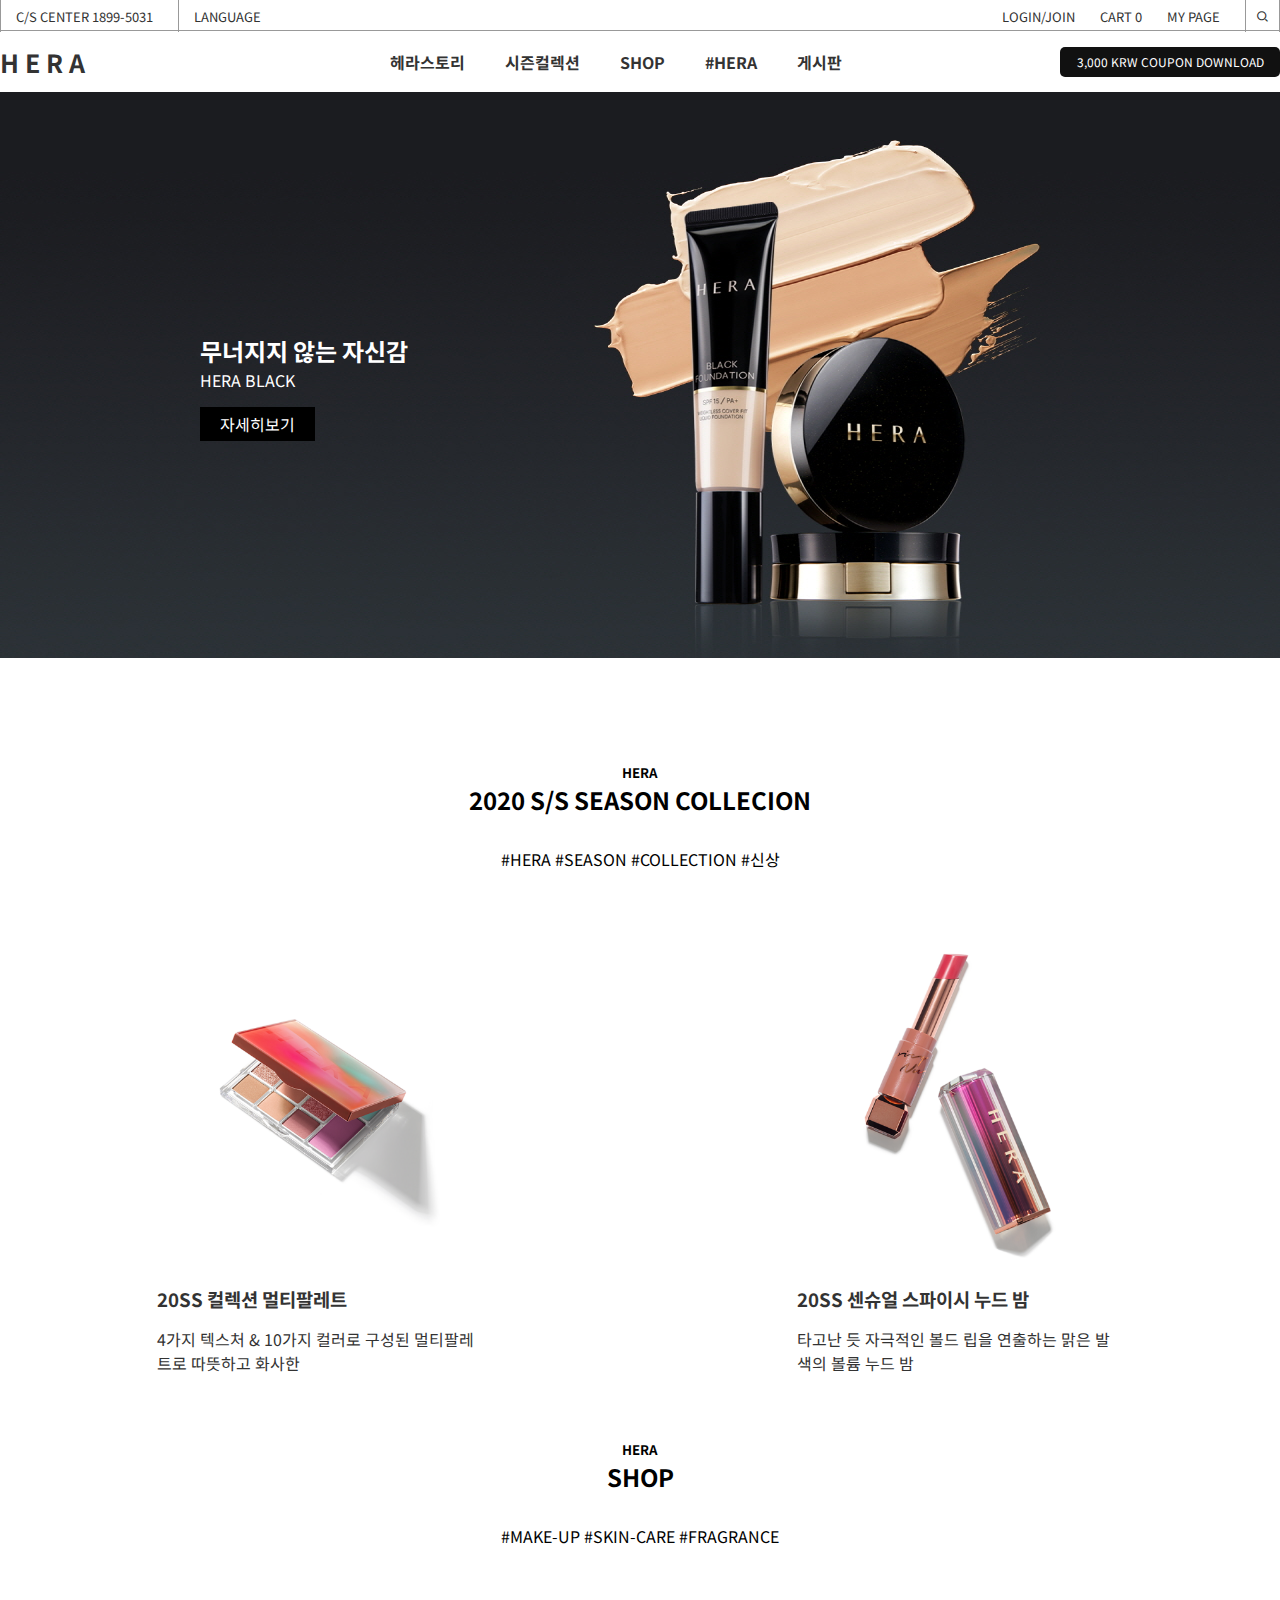
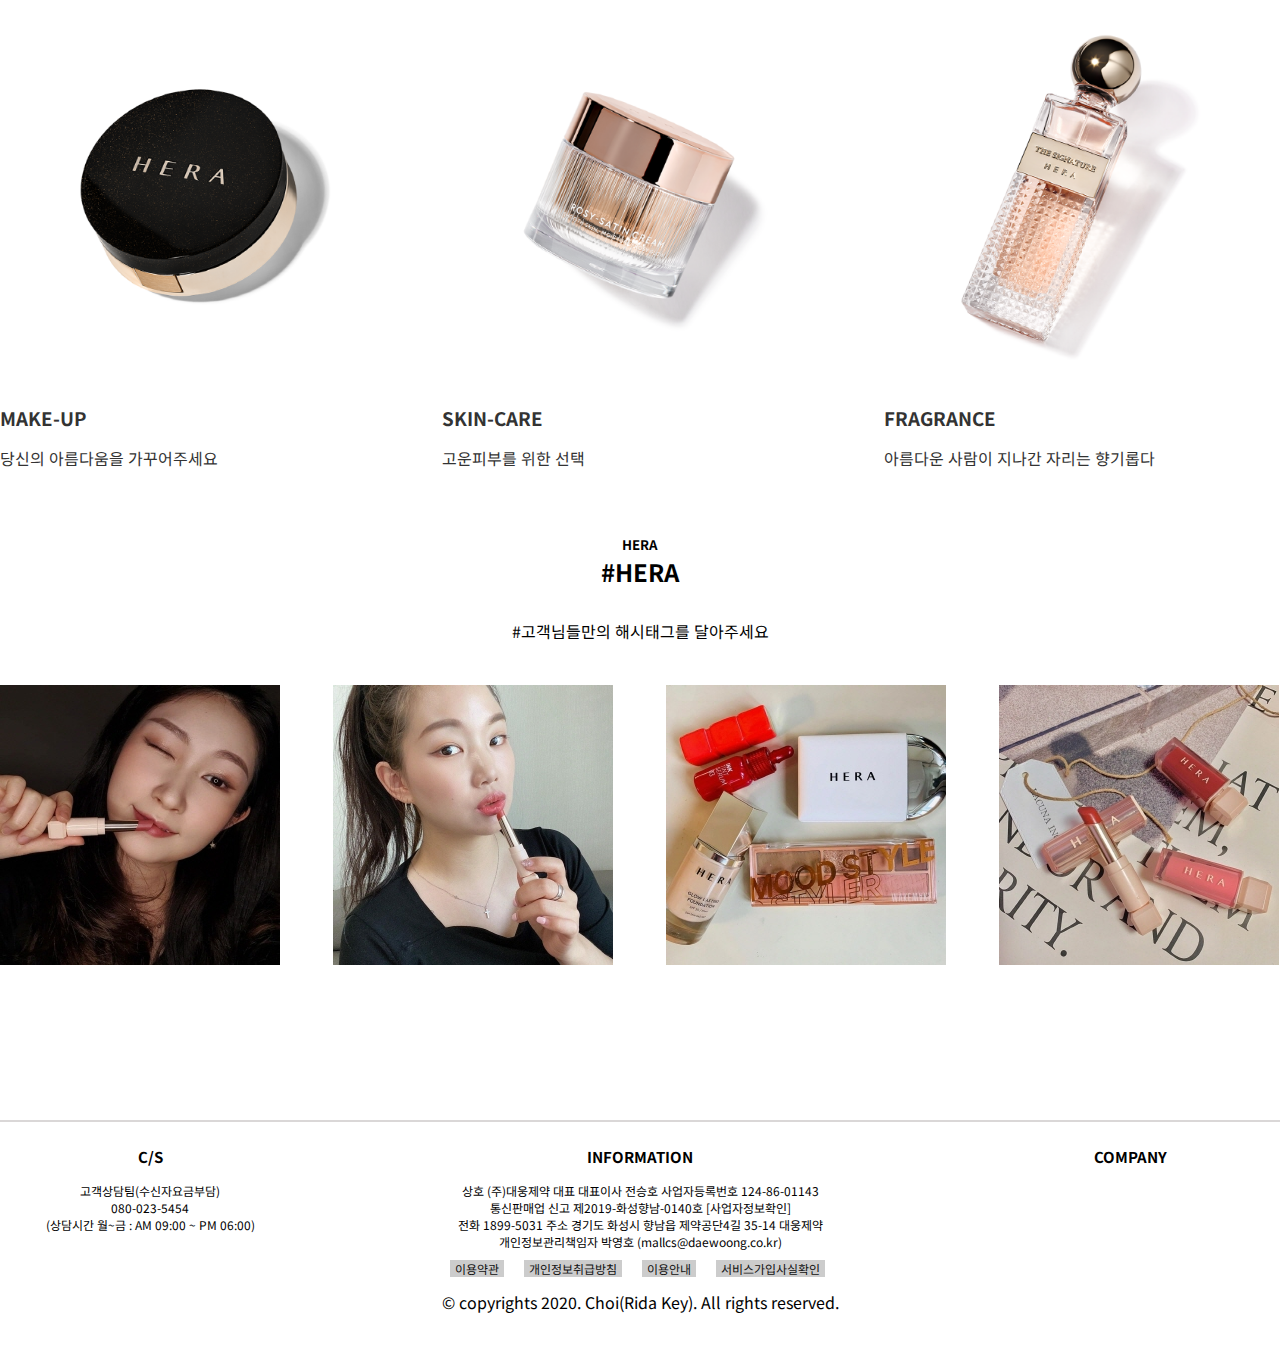
<file: b1/index.html>
<!DOCTYPE html>
<html lang="en">
<head>
    <meta charset="UTF-8">
    <meta name="title" content="HERA">
    <meta name="subject" content="HERA는 최고입니다.">
    <meta name="author" content="CHOI SUNG HO">
    <meta name="keywords" content="화장품, 브랜드, 쇼핑몰, 인터넷 쇼핑">
    <meta property="og:title" content="HERA">
    <meta property="og:description" content="HERA는 최고입니다.">
    <meta property="og:image" content="이미지의URL의절대주소">
    <meta name="viewport" content="width=device-width, initial-scale=1.0, user-scalable=no">
    <title>HERA</title>
    <!-- <link rel="stylesheet" href="reset.css"> -->
    <link href="https://fonts.googleapis.com/css2?family=Noto+Sans+KR" rel="stylesheet">
    <link rel="stylesheet" href="./XEIcon-2.2.0/xeicon.css">
    <link rel="stylesheet" href="common.css">
    <link rel="stylesheet" href="main.css">
    <style>
    
    </style>
</head>
<body>
    <div class="wrap">
        <header class="hd">
            <div class="hd_top_wrap">
                <nav class="tnb">
                    <ul class="left">
                        <li><a href="Tel:1899-5031">C/S CENTER 1899-5031</a></li>
                        <li><a href="index_en.html">LANGUAGE</a></li>
                    </ul>
                    <ul class="right">
                        <li><a href="login.html">LOGIN/JOIN</a></li>
                        <li><a href="cart.html">
                            <span>CART</span>
                            <span class="count">0</span></a>                      
                        </li>
                        <li><a href="mypage.html">MY PAGE</a></li>
                        <li class="btn">
                            <a href="#serach">
                                <i class="xi-search"></i>
                            </a>
                        </li>
                    </ul>
                </nav>
            </div>
            <div class="hd_bottom_wrap">
                <nav class="gnb">
                    <a href="index.html" class="logo">H E R A</a>
                    <ul class="menu">
                        <li><a href="story.html">헤라스토리</a></li>
                        <li><a href="season.html">시즌컬렉션</a></li>
                        <li><a href="shop.html">SHOP</a></li>
                        <li><a href="hera.html">#HERA</a></li>
                        <li><a href="board.html">게시판</a></li>
                    </ul>
                    <a href="" class="download">3,000 KRW COUPON DOWNLOAD</a>
                </nav>
            </div>
        </header>
        <div class="contents">
            <figure class="vs">
                <ul class="ban">
                    <li>
                        <img src="./img/1vs1.jpg" alt="배너이미지1">
                        <div class="tit_box" id="box1">
                            <h2 class="vs_tit">무너지지 않는 자신감</h2>
                            <p class="vs_com">HERA BLACK</p>
                            <a href="shop.html" class="more">자세히보기</a>
                        </div>
                    
                    </li>
                    <li>
                        <img src="./img/2vs2.jpg" alt="배너이미지2">
                        <div class="tit_box" id="box2">
                            <h2 class="vs_tit">타고난 듯 자극적인 볼드 립</h2>
                            <p class="vs_com">센슈얼 스파이시 볼륨 매트</p>
                            <a href="shop.html" class="more">자세히보기</a>
                        </div>
                    </li>
                    <li>
                        <img src="./img/3vs3.jpg" alt="배너이미지3">
                        <div class="tit_box" id="box3">
                            <h2 class="vs_tit">단 하루 만에, 안티에이징</h2>
                            <p class="vs_com">헤라 유스 액티베이팅 셀 세럼</p>
                            <a href="shop.html" class="more">자세히보기</a>
                        </div>
                    </li>
                </ul>
            </figure>
            <section class="page" id="page1">
                <div class="page_name">
                    <h5 class="page_tit_s">HERA</h5>
                    <h2 class="page_tit_l">2020 S/S SEASON COLLECION</h2>
                    <p class="page com">#HERA #SEASON #COLLECTION #신상</p>
                </div>
                <ul class="lst1">
                    <li>
                        <a href="season.html">
                            <img src="./img/season/newsea1.png" alt="시즌컬렉션상품1">
                            <h3 class="item_tit">20SS 컬렉션 멀티팔레트</h3>
                            <p class="item_com">4가지 텍스처 & 10가지 컬러로 구성된 멀티팔레트로 따뜻하고 화사한 </p>
                        </a>
                    </li>
                    <li>
                        <a href="season.html">
                            <img src="./img/season/newsea2.png" alt="시즌컬렉션상품2">
                            <h3 class="item_tit">20SS 센슈얼 스파이시 누드 밤</h3>
                            <p class="item_com">타고난 듯 자극적인 볼드 립을 연출하는 맑은 발색의 볼륨 누드 밤</p>
                        </a>
                    </li>
                </ul>
            </section>
            <section class="page" id="page2">
                <div class="page_name">
                    <h5 class="page_tit_s">HERA</h5>
                    <h2 class="page_tit_l">SHOP</h2>
                    <p class="page com">#MAKE-UP #SKIN-CARE #FRAGRANCE</p>
                </div>
                <ul class="lst2">
                    <li>
                        <a href="make_up.html">
                            <img src="./img/make_up_img1.png" alt="메이크업대표이미지">
                            <h3 class="item_tit">MAKE-UP</h3>
                            <p class="item_com">당신의 아름다움을 가꾸어주세요</p>
                        </a>
                    </li>
                    <li>
                        <a href="skin_care.html">
                            <img src="./img/skin_care_img1.png" alt="스킨케어대표이미지">
                            <h3 class="item_tit">SKIN-CARE</h3>
                            <p class="item_com">고운피부를 위한 선택</p>
                        </a>
                    </li>
                    <li>
                        <a href="fragrance.html">
                            <img src="./img/fra_img1.png" alt="프래그런스대표이미지">
                            <h3 class="item_tit">FRAGRANCE</h3>
                            <p class="item_com">아름다운 사람이 지나간 자리는 향기롭다</p>
                        </a>
                </ul>
            </section>
            <section class="page" id="page3">
                <div class="page_name">
                    <h5 class="page_tit_s">HERA</h5>
                    <h2 class="page_tit_l">#HERA</h2>
                    <p class="page com">#고객님들만의 해시태그를 달아주세요</p>
                </div>
                <ul class="lst3">
                    <li>
                        <a href="product.html">
                            <img src="./img/sns11.jpg" alt="sns이미지1">
                        </a>
                    </li>
                    <li>
                        <a href="product.html">
                            <img src="./img/sns21.jpg" alt="sns이미지2">
                        </a>
                    </li>
                    <li>
                        <a href="product.html">
                            <img src="./img/sns31.jpg" alt="sns이미지3">
                        </a>
                    </li>
                    <li>
                        <a href="product.html">
                            <img src="./img/sns41.jpg" alt="sns이미지4">
                        </a>
                    </li>
                </ul>
            </section>
        </div>
        <footer class="ft">
            <div class="ft_top_wrap">
                <div class="ft_wrap">
                    <ul class="ft_col">
                        <li>
                            <h4 class="ft_tit">C/S</h4>
                            <p>
                                <span>고객상담팀(수신자요금부담)</span>
                                <span>080-023-5454</span>
                                <span>(상담시간 월~금 : AM 09:00 ~ PM 06:00)</span>
                            </p>
                        </li>
                        <li>
                            <h4 class="ft_tit">INFORMATION</h4>
                            <p>
                                <span>상호 (주)대웅제약 대표 대표이사 전승호 사업자등록번호 124-86-01143</span>
                                <span>통신판매업 신고 제2019-화성향남-0140호 [사업자정보확인]</span>
                                <span>전화 1899-5031 주소 경기도 화성시 향남읍 제약공단4길 35-14 대웅제약</span>
                                <span>개인정보관리책임자 박영호 (mallcs@daewoong.co.kr)</span>
                            </p>
                        </li>
                        <li>
                            <h4 class="ft_tit">COMPANY</h4>
                            <p>
                                <span></span>
                            </p>
                        </li>
                    </ul>
                </div>
            </div>
            <div class="ft_bottom_wrap">
                <div class="ft_wrap">
                    <ul class="fnb">
                        <li><a href="agreement.html">이용약관</a></li>
                        <li><a href="privacy.html">개인정보취급방침</a></li>
                        <li><a href="guide.html">이용안내</a></li>
                        <li><a href="service.html">서비스가입사실확인</a></li>
                    </ul>
                    <p class="copyright">© copyrights 2020. Choi(Rida Key). All rights reserved. </p>
                </div>
            </div>
        </footer>
    </div>
</body>
</html>
</file>
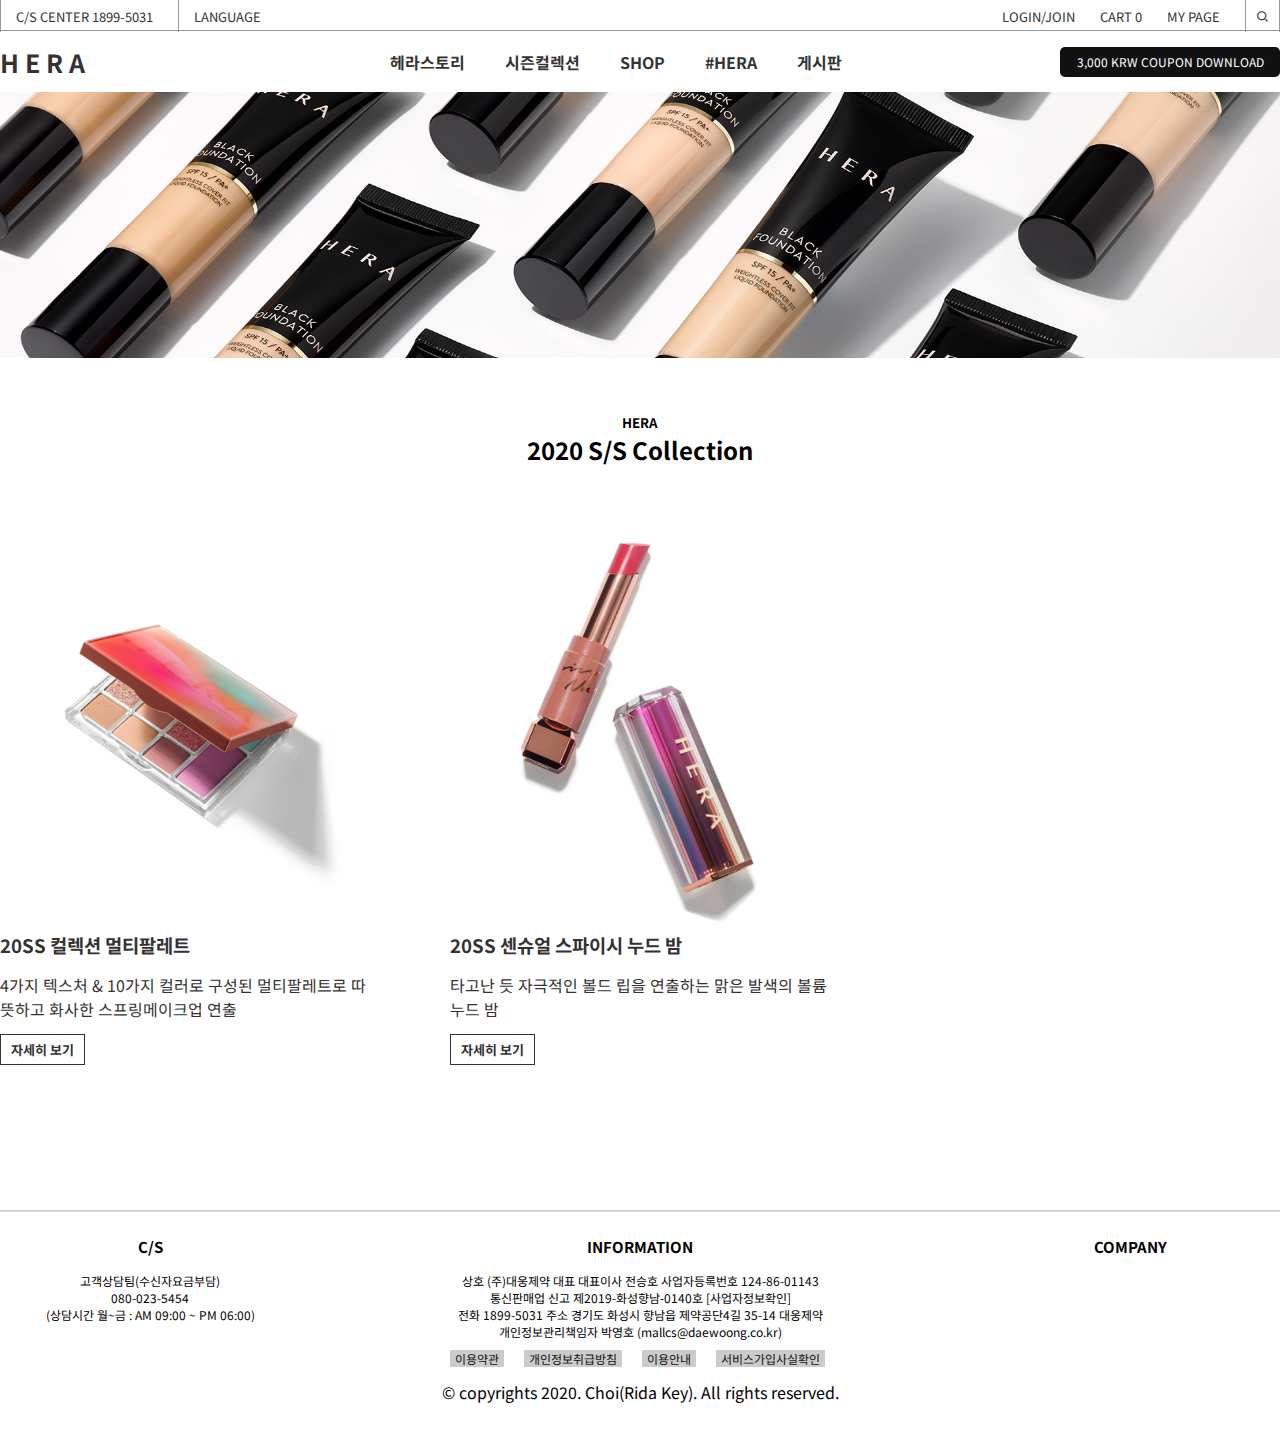
<file: b1/season.html>
<!DOCTYPE html>
<html lang="en">
<head>
    <meta charset="UTF-8">
    <meta name="title" content="HERA">
    <meta name="subject" content="HERA는 최고입니다.">
    <meta name="author" content="CHOI SUNG HO">
    <meta name="keywords" content="화장품, 브랜드, 쇼핑몰, 인터넷 쇼핑">
    <meta property="og:title" content="HERA">
    <meta property="og:description" content="HERA는 최고입니다.">
    <meta property="og:image" content="이미지의URL의절대주소">
    <meta name="viewport" content="width=device-width, initial-scale=1.0, user-scalable=no">
    <title> 2020 S/S Collection | HERA</title>
    <!-- <link rel="stylesheet" href="reset.css"> -->
    <link href="https://fonts.googleapis.com/css2?family=Noto+Sans+KR" rel="stylesheet">
    <link rel="stylesheet" href="./XEIcon-2.2.0/xeicon.css">
    <link rel="stylesheet" href="common.css">
    <link rel="stylesheet" href="season.css">
    <style>

    </style>
</head>
<body>
    <div class="wrap">
        <header class="hd">
            <div class="hd_top_wrap">
                <nav class="tnb">
                    <ul class="left">
                        <li><a href="Tel:1899-5031">C/S CENTER 1899-5031</a></li>
                        <li><a href="index_en.html">LANGUAGE</a></li>
                    </ul>
                    <ul class="right">
                        <li><a href="login.html">LOGIN/JOIN</a></li>
                        <li><a href="cart.html">
                            <span>CART</span>
                            <span class="count">0</span></a>                      
                        </li>
                        <li><a href="mypage.html">MY PAGE</a></li>
                        <li class="btn">
                            <a href="#serach">
                                <i class="xi-search"></i>
                            </a>
                        </li>
                    </ul>
                </nav>
            </div>
            <div class="hd_bottom_wrap">
                <nav class="gnb">
                    <a href="index.html" class="logo">H E R A</a>
                    <ul class="menu">
                        <li><a href="story.html">헤라스토리</a></li>
                        <li><a href="season.html">시즌컬렉션</a></li>
                        <li><a href="shop.html">SHOP</a></li>
                        <li><a href="hera.html">#HERA</a></li>
                        <li><a href="board.html">게시판</a></li>
                    </ul>
                    <a href="" class="download">3,000 KRW COUPON DOWNLOAD</a>
                </nav>
            </div>
        </header>
        <div class="contents">
            <figure class="vs_shop">
                <ul class="ban_shop">
                    <li><img src="./img/vs/shop1.png" alt="shop배너이미지"></li>
                </ul>
            </figure>
            <section class="shop_page" >
                <div class="page_name">
                    <h5 class="page_tit_s">HERA</h5>
                    <h2 class="page_tit_l">2020 S/S Collection</h2>
                    <p class="page com"></p>
                </div>
                <ul class="lst1">
                    <li>
                        <a href="make_up.html">
                            <img src="./img/season/newsea1.png" alt="">
                            <h3 class="item_tit">20SS 컬렉션 멀티팔레트</h3>
                            <p class="item_com">4가지 텍스처 & 10가지 컬러로 구성된 멀티팔레트로 따뜻하고 화사한 스프링메이크업 연출</p>
                            <a href="product.html" class="btn">자세히 보기</a>
                        </a>
                    </li>
                    <li>
                        <a href="make_up.html">
                            <img src="./img/season/newsea2.png" alt="">
                            <h3 class="item_tit">20SS 센슈얼 스파이시 누드 밤</h3>
                            <p class="item_com">타고난 듯 자극적인 볼드 립을 연출하는 맑은 발색의 볼륨 누드 밤</p>
                            <a href="product.html" class="btn">자세히 보기</a>
                        </a>
                    </li>
                </ul>
            </section>
        </div>
        <footer class="ft">
            <div class="ft_top_wrap">
                <div class="ft_wrap">
                    <ul class="ft_col">
                        <li>
                            <h4 class="ft_tit">C/S</h4>
                            <p>
                                <span>고객상담팀(수신자요금부담)</span>
                                <span>080-023-5454</span>
                                <span>(상담시간 월~금 : AM 09:00 ~ PM 06:00)</span>
                            </p>
                        </li>
                        <li>
                            <h4 class="ft_tit">INFORMATION</h4>
                            <p>
                                <span>상호 (주)대웅제약 대표 대표이사 전승호 사업자등록번호 124-86-01143</span>
                                <span>통신판매업 신고 제2019-화성향남-0140호 [사업자정보확인]</span>
                                <span>전화 1899-5031 주소 경기도 화성시 향남읍 제약공단4길 35-14 대웅제약</span>
                                <span>개인정보관리책임자 박영호 (mallcs@daewoong.co.kr)</span>
                            </p>
                        </li>
                        <li>
                            <h4 class="ft_tit">COMPANY</h4>
                            <p>
                                <span></span>
                            </p>
                        </li>
                    </ul>
                </div>
            </div>
            <div class="ft_bottom_wrap">
                <div class="ft_wrap">
                    <ul class="fnb">
                        <li><a href="agreement.html">이용약관</a></li>
                        <li><a href="privacy.html">개인정보취급방침</a></li>
                        <li><a href="guide.html">이용안내</a></li>
                        <li><a href="service.html">서비스가입사실확인</a></li>
                    </ul>
                    <p class="copyright">© copyrights 2020. Choi(Rida Key). All rights reserved. </p>
                </div>
            </div>
        </footer>

</body>
</html>
</file>
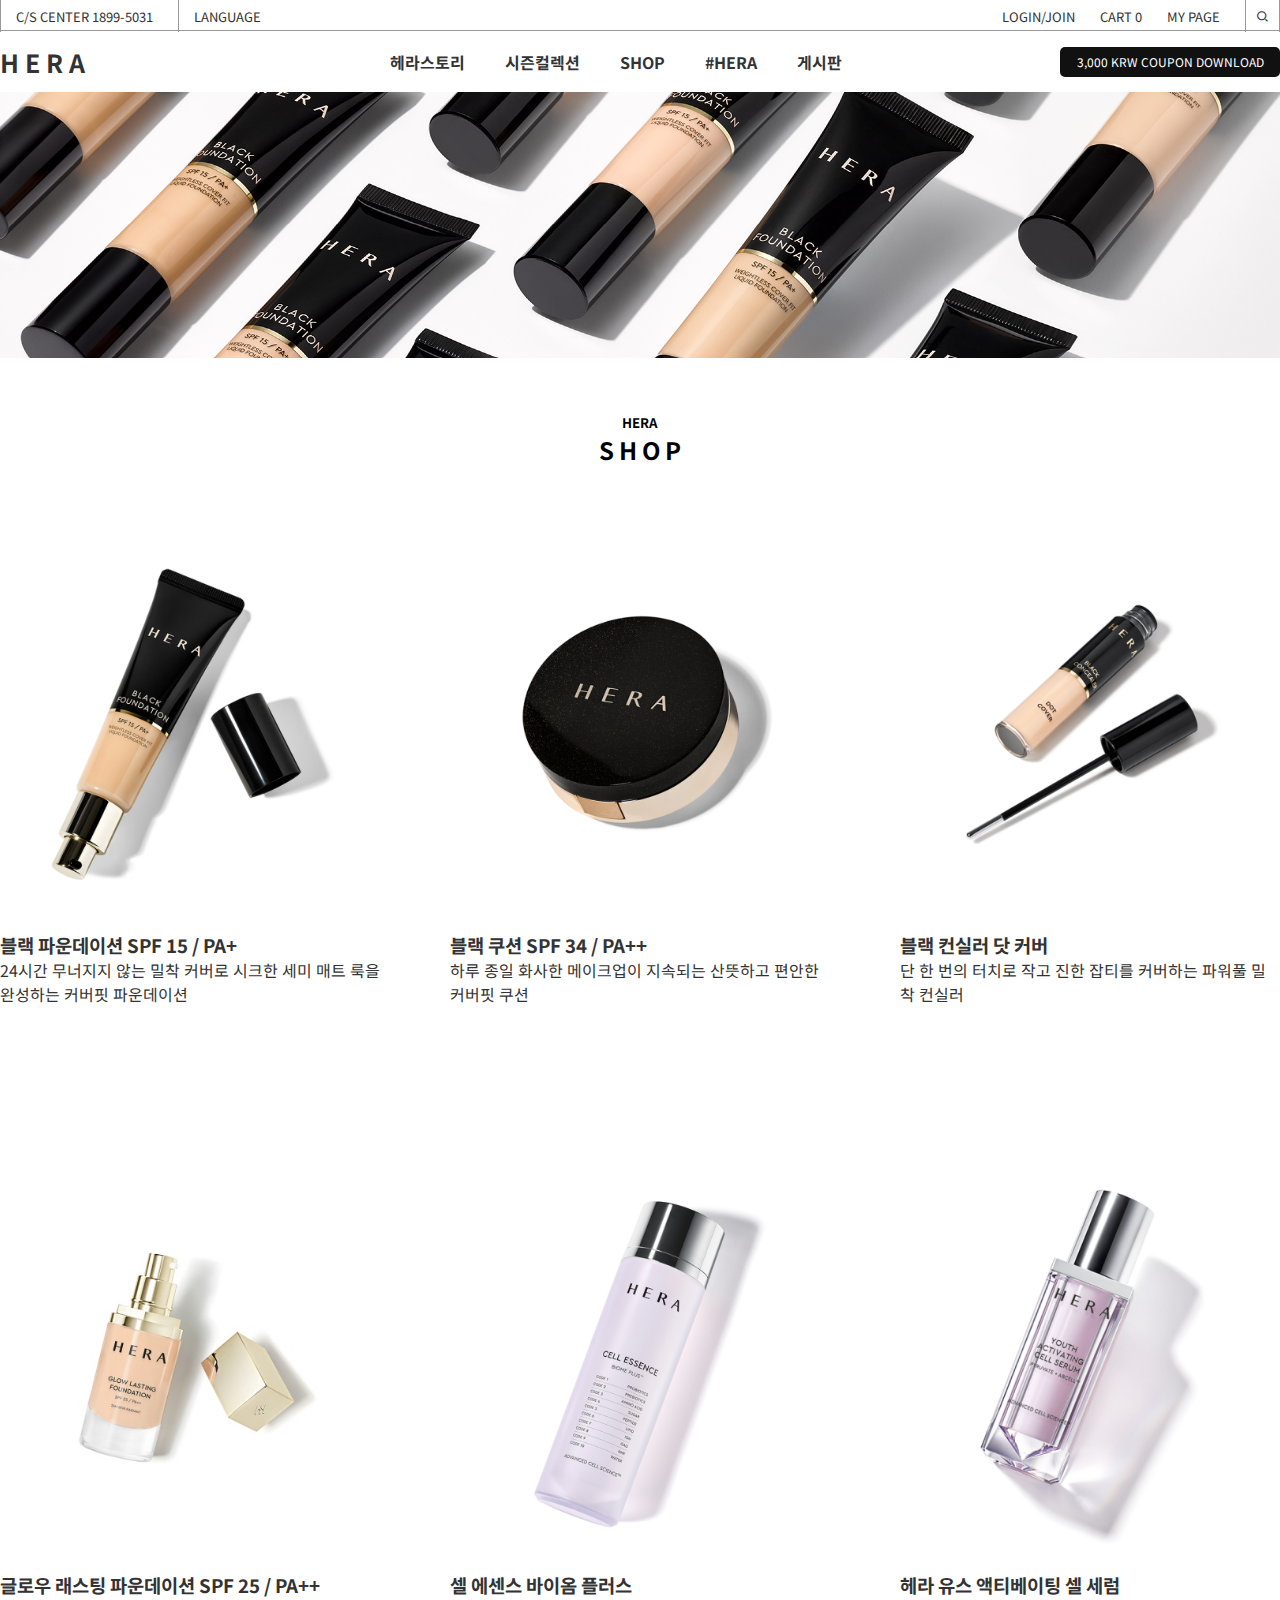
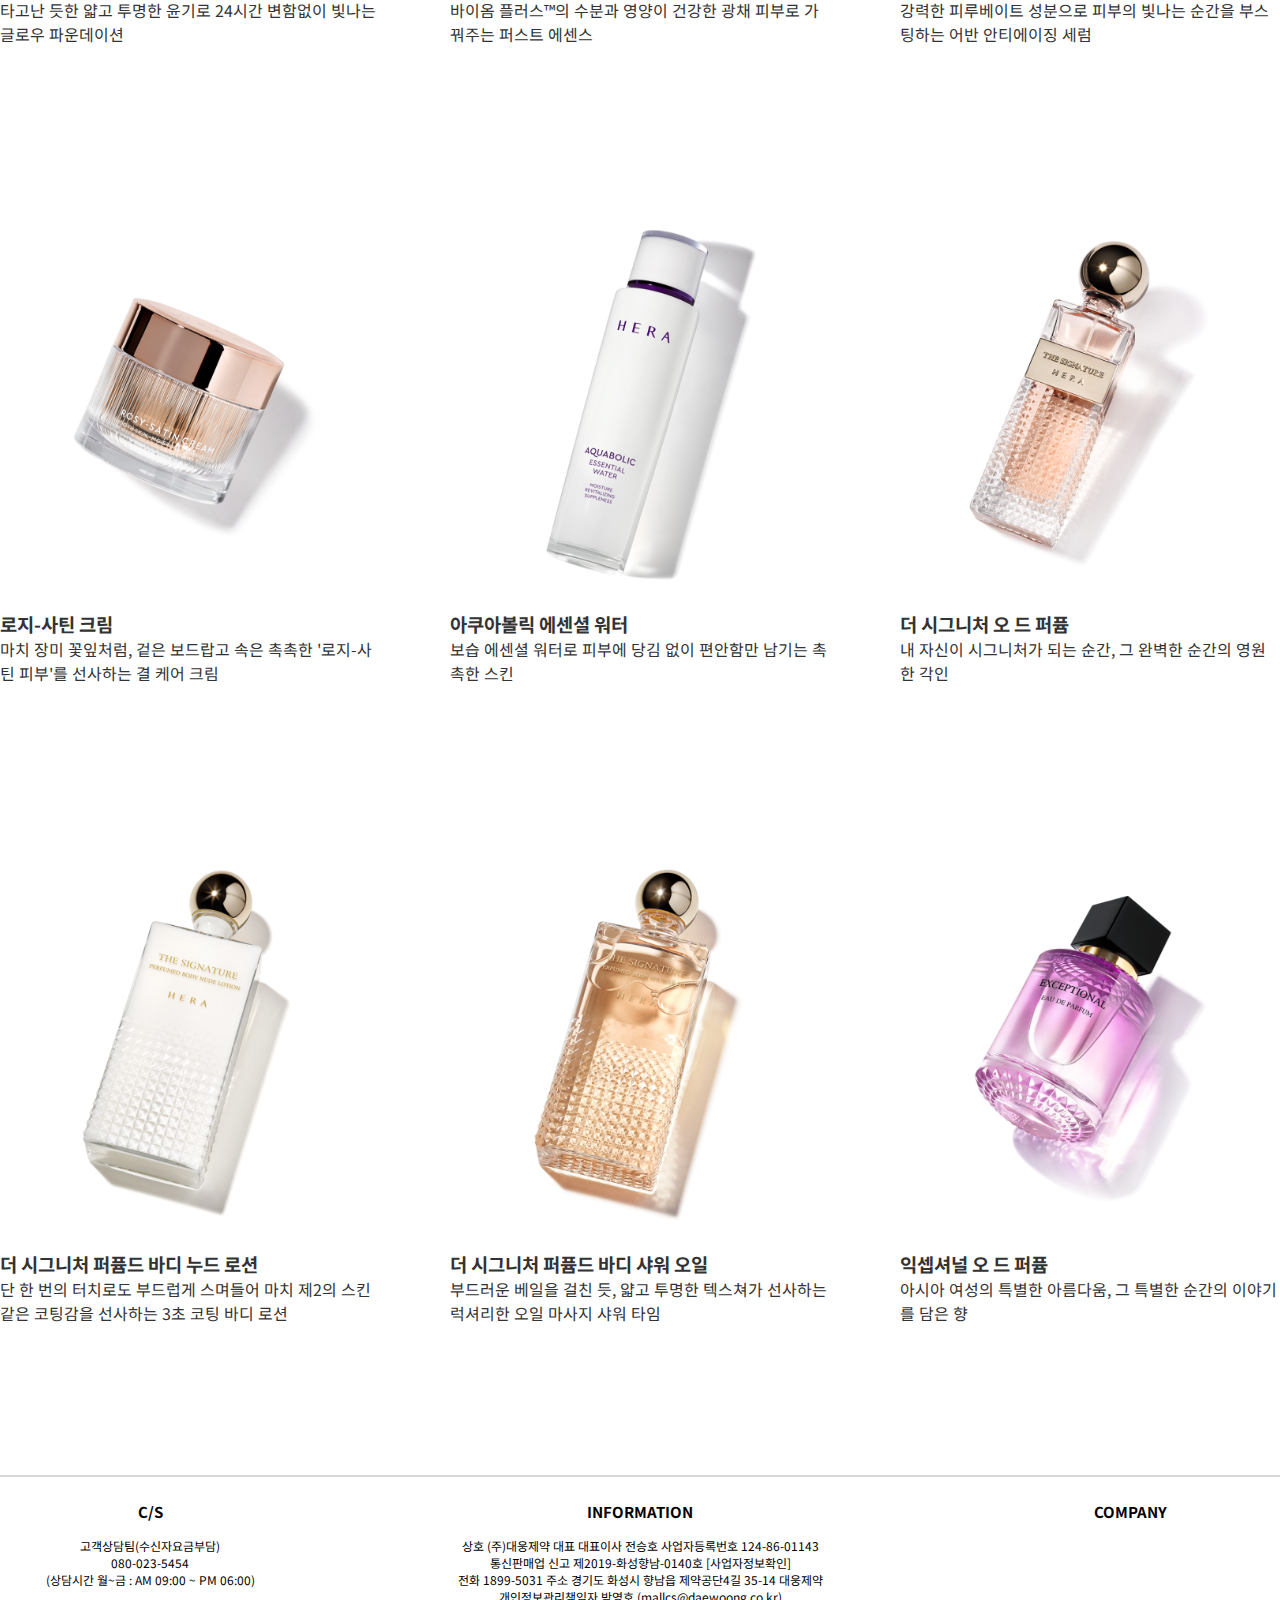
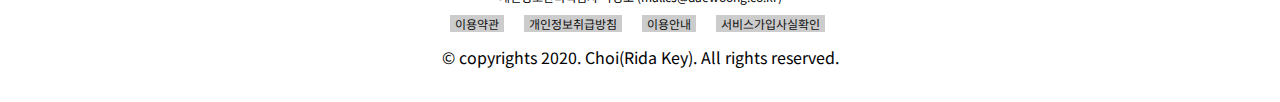
<file: b1/shop.html>
<!DOCTYPE html>
<html lang="en">
<head>
    <meta charset="UTF-8">
    <meta name="title" content="HERA">
    <meta name="subject" content="HERA는 최고입니다.">
    <meta name="author" content="CHOI SUNG HO">
    <meta name="keywords" content="화장품, 브랜드, 쇼핑몰, 인터넷 쇼핑">
    <meta property="og:title" content="HERA">
    <meta property="og:description" content="HERA는 최고입니다.">
    <meta property="og:image" content="이미지의URL의절대주소">
    <meta name="viewport" content="width=device-width, initial-scale=1.0, user-scalable=no">
    <title>HERA SHOP 전체제품 - 메이크업, 스킨케어, 프래그런스, 신제품 | HERA</title>
    <!-- <link rel="stylesheet" href="reset.css"> -->
    <link href="https://fonts.googleapis.com/css2?family=Noto+Sans+KR" rel="stylesheet">
    <link rel="stylesheet" href="./XEIcon-2.2.0/xeicon.css">
    <link rel="stylesheet" href="common.css">
    <link rel="stylesheet" href="shop.css">
    <style>
    
    </style>
</head>
<body>
    <div class="wrap">
        <header class="hd">
            <div class="hd_top_wrap">
                <nav class="tnb">
                    <ul class="left">
                        <li><a href="Tel:1899-5031">C/S CENTER 1899-5031</a></li>
                        <li><a href="index_en.html">LANGUAGE</a></li>
                    </ul>
                    <ul class="right">
                        <li><a href="login.html">LOGIN/JOIN</a></li>
                        <li><a href="cart.html">
                            <span>CART</span>
                            <span class="count">0</span></a>                      
                        </li>
                        <li><a href="mypage.html">MY PAGE</a></li>
                        <li class="btn">
                            <a href="#serach">
                                <i class="xi-search"></i>
                            </a>
                        </li>
                    </ul>
                </nav>
            </div>
            <div class="hd_bottom_wrap">
                <nav class="gnb">
                    <a href="index.html" class="logo">H E R A</a>
                    <ul class="menu">
                        <li><a href="story.html">헤라스토리</a></li>
                        <li><a href="season.html">시즌컬렉션</a></li>
                        <li><a href="shop.html">SHOP</a></li>
                        <li><a href="hera.html">#HERA</a></li>
                        <li><a href="board.html">게시판</a></li>
                    </ul>
                    <a href="" class="download">3,000 KRW COUPON DOWNLOAD</a>
                </nav>
            </div>
        </header>
        <div class="contents">
            <figure class="vs_shop">
                <ul class="ban_shop">
                    <li><img src="./img/vs/shop1.png" alt="shop배너이미지"></li>
                </ul>
            </figure>
            <section class="shop_page" >
                <div class="page_name">
                    <h5 class="page_tit_s">HERA</h5>
                    <h2 class="page_tit_l">S H O P</h2>
                    <p class="page com"></p>
                </div>
                <ul class="lst1">
                    <li>
                        <a href="make_up.html">
                            <img src="./img/shop/newshop1.png" alt="">
                            <h3 class="item_tit">블랙 파운데이션 SPF 15 / PA+</h3>
                            <p class="item_com">24시간 무너지지 않는 밀착 커버로 시크한 세미 매트 룩을 완성하는 커버핏 파운데이션</p>
                        </a>
                    </li>
                    <li>
                        <a href="make_up.html">
                            <img src="./img/shop/newshop2.png" alt="">
                            <h3 class="item_tit">블랙 쿠션 SPF 34 / PA++</h3>
                            <p class="item_com">하루 종일 화사한 메이크업이 지속되는 산뜻하고 편안한 커버핏 쿠션</p>
                        </a>
                    </li>
                    <li>
                        <a href="make_up.html">
                            <img src="./img/shop/newshop3.png" alt="">
                            <h3 class="item_tit">블랙 컨실러 닷 커버</h3>
                            <p class="item_com">단 한 번의 터치로 작고 진한 잡티를 커버하는 파워풀 밀착 컨실러</p>
                        </a>
                    </li>
                    <li>
                        <a href="make_up.html">
                            <img src="./img/shop/newshop4.jpg" alt="">
                            <h3 class="item_tit">글로우 래스팅 파운데이션 SPF 25 / PA++</h3>
                            <p class="item_com">타고난 듯한 얇고 투명한 윤기로 24시간 변함없이 빛나는 글로우 파운데이션</p>
                        </a>
                    </li>
                    <li>
                        <a href="skin_care.html">
                            <img src="./img/shop/newshop5.png" alt="">
                            <h3 class="item_tit">셀 에센스 바이옴 플러스</h3>
                            <p class="item_com">바이옴 플러스™의 수분과 영양이 건강한 광채 피부로 가꿔주는 퍼스트 에센스</p>
                        </a>
                    </li>
                    <li>
                        <a href="skin_care.html">
                            <img src="./img/shop/newshop6.png" alt="">
                            <h3 class="item_tit">헤라 유스 액티베이팅 셀 세럼</h3>
                            <p class="item_com">강력한 피루베이트 성분으로 피부의 빛나는 순간을 부스팅하는 어반 안티에이징 세럼</p>
                        </a>
                    </li>
                    <li>
                        <a href="skin_care.html">
                            <img src="./img/shop/newshop7.png" alt="">
                            <h3 class="item_tit">로지-사틴 크림</h3>
                            <p class="item_com">마치 장미 꽃잎처럼, 겉은 보드랍고 속은 촉촉한 '로지-사틴 피부'를 선사하는 결 케어 크림</p>
                        </a>
                    </li>
                    <li>
                        <a href="skin_care.html">
                            <img src="./img/shop/newshop8.png" alt="">
                            <h3 class="item_tit">아쿠아볼릭 에센셜 워터</h3>
                            <p class="item_com">보습 에센셜 워터로 피부에 당김 없이 편안함만 남기는 촉촉한 스킨</p>
                        </a>
                    </li>
                    <li>
                        <a href="fragrance.html">
                            <img src="./img/shop/newshop9.png" alt="">
                            <h3 class="item_tit">더 시그니처 오 드 퍼퓸</h3>
                            <p class="item_com">내 자신이 시그니처가 되는 순간, 그 완벽한 순간의 영원한 각인</p>
                        </a>
                    </li>
                    <li>
                        <a href="fragrance.html">
                            <img src="./img/shop/newshop10.png" alt="">
                            <h3 class="item_tit">더 시그니처 퍼퓸드 바디 누드 로션</h3>
                            <p class="item_com">단 한 번의 터치로도 부드럽게 스며들어 마치 제2의 스킨 같은 코팅감을 선사하는 3초 코팅 바디 로션</p>
                        </a>
                    </li>
                    <li>
                        <a href="fragrance.html">
                            <img src="./img/shop/newshop11.png" alt="">
                            <h3 class="item_tit">더 시그니처 퍼퓸드 바디 샤워 오일</h3>
                            <p class="item_com">부드러운 베일을 걸친 듯, 얇고 투명한 텍스쳐가 선사하는 럭셔리한 오일 마사지 샤워 타임</p>
                        </a>
                    </li>
                    <li>
                        <a href="fragrance.html">
                            <img src="./img/shop/newshop12.png" alt="">
                            <h3 class="item_tit">익셉셔널 오 드 퍼퓸</h3>
                            <p class="item_com">아시아 여성의 특별한 아름다움, 그 특별한 순간의 이야기를 담은 향</p>
                        </a>
                    </li>
                </ul>
            </section>
        </div>
        <footer class="ft">
            <div class="ft_top_wrap">
                <div class="ft_wrap">
                    <ul class="ft_col">
                        <li>
                            <h4 class="ft_tit">C/S</h4>
                            <p>
                                <span>고객상담팀(수신자요금부담)</span>
                                <span>080-023-5454</span>
                                <span>(상담시간 월~금 : AM 09:00 ~ PM 06:00)</span>
                            </p>
                        </li>
                        <li>
                            <h4 class="ft_tit">INFORMATION</h4>
                            <p>
                                <span>상호 (주)대웅제약 대표 대표이사 전승호 사업자등록번호 124-86-01143</span>
                                <span>통신판매업 신고 제2019-화성향남-0140호 [사업자정보확인]</span>
                                <span>전화 1899-5031 주소 경기도 화성시 향남읍 제약공단4길 35-14 대웅제약</span>
                                <span>개인정보관리책임자 박영호 (mallcs@daewoong.co.kr)</span>
                            </p>
                        </li>
                        <li>
                            <h4 class="ft_tit">COMPANY</h4>
                            <p>
                                <span></span>
                            </p>
                        </li>
                    </ul>
                </div>
            </div>
            <div class="ft_bottom_wrap">
                <div class="ft_wrap">
                    <ul class="fnb">
                        <li><a href="agreement.html">이용약관</a></li>
                        <li><a href="privacy.html">개인정보취급방침</a></li>
                        <li><a href="guide.html">이용안내</a></li>
                        <li><a href="service.html">서비스가입사실확인</a></li>
                    </ul>
                    <p class="copyright">© copyrights 2020. Choi(Rida Key). All rights reserved. </p>
                </div>
            </div>
        </footer>

</body>
</html>
</file>
<file: b1/XEIcon-2.2.0/xeicon.css>
/*!
*  XEIcon 2.2.0 by @NAVER - http://xpressengine.github.io/XEIcon/ - @XEIcon
*  License - http://xpressengine.github.io/XEIcon/license.html (Font: SIL OFL 1.1, CSS: MIT License)
*/

@font-face {
    font-family: 'xeicon';
    src:url('fonts/xeicon.eot?v=2.2.0');
    src:url('fonts/xeicon.eot?#iefix&v=2.2.0') format('embedded-opentype'),
        url('fonts/xeicon.woff2?v=2.2.0') format('woff2'),
        url('fonts/xeicon.woff?v=2.2.0') format('woff'),
        url('fonts/xeicon.ttf?v=2.2.0') format('truetype'),
        url('fonts/xeicon.svg?v=2.2.0#xeicon') format('svg');
    font-weight: normal;
    font-style: normal;
}

i {
    /* use !important to prevent issues with browser extensions that change fonts */
    font-family: 'xeicon' !important;
    display: inline-block;
    speak: none;
    font-style: normal;
    font-weight: normal;
    font-variant: normal;
    text-transform: none;
    line-height: 1;

    /* Better Font Rendering =========== */
    -webkit-font-smoothing: antialiased;
    -moz-osx-font-smoothing: grayscale;
}

.xi-angle-down:before {
    content: "\e941";
}
.xi-angle-down-min:before {
    content: "\e942";
}
.xi-angle-down-thin:before {
    content: "\e943";
}
.xi-angle-left:before {
    content: "\e93b";
}
.xi-angle-left-thin:before {
    content: "\e93d";
}
.xi-angle-left-min:before {
    content: "\e93c";
}
.xi-angle-right:before {
    content: "\e93e";
}
.xi-angle-right-min:before {
    content: "\e93f";
}
.xi-angle-right-thin:before {
    content: "\e940";
}
.xi-angle-up:before {
    content: "\e944";
}
.xi-angle-up-min:before {
    content: "\e945";
}
.xi-angle-up-thin:before {
    content: "\e946";
}
.xi-apps:before {
    content: "\e903";
}
.xi-arrow-bottom:before {
    content: "\e904";
}
.xi-arrow-down:before {
    content: "\e905";
}
.xi-arrow-left:before {
    content: "\e906";
}
.xi-arrow-right:before {
    content: "\e907";
}
.xi-arrow-top:before {
    content: "\e912";
}
.xi-arrow-up:before {
    content: "\e915";
}
.xi-arrows:before {
    content: "\e90c";
}
.xi-arrows-alt:before {
    content: "\e90d";
}
.xi-arrows-h:before {
    content: "\e90e";
}
.xi-arrows-v:before {
    content: "\e90f";
}
.xi-bars:before {
    content: "\e91c";
}
.xi-caret-down:before {
    content: "\e935";
}
.xi-caret-down-circle:before {
    content: "\e937";
}
.xi-caret-down-circle-o:before {
    content: "\e938";
}
.xi-caret-down-min:before {
    content: "\e936";
}
.xi-caret-down-square:before {
    content: "\e939";
}
.xi-caret-down-square-o:before {
    content: "\e93a";
}
.xi-caret-up:before {
    content: "\e92f";
}
.xi-caret-up-circle:before {
    content: "\e931";
}
.xi-caret-up-circle-o:before {
    content: "\e932";
}
.xi-caret-up-min:before {
    content: "\e930";
}
.xi-caret-up-square:before {
    content: "\e933";
}
.xi-caret-up-square-o:before {
    content: "\e934";
}
.xi-catched:before {
    content: "\e923";
}
.xi-cog:before {
    content: "\e986";
}
.xi-compare-arrows:before {
    content: "\e947";
}
.xi-compress:before {
    content: "\e911";
}
.xi-compress-square:before {
    content: "\e955";
}
.xi-dashboard:before {
    content: "\e948";
}
.xi-dashboard-o:before {
    content: "\e95e";
}
.xi-drag-handle:before {
    content: "\e960";
}
.xi-drag-vertical:before {
    content: "\e996";
}
.xi-ellipsis-h:before {
    content: "\e94a";
}
.xi-ellipsis-v:before {
    content: "\e949";
}
.xi-expand:before {
    content: "\e910";
}
.xi-expand-square:before {
    content: "\e954";
}
.xi-external-link:before {
    content: "\e980";
}
.xi-eye:before {
    content: "\e951";
}
.xi-eye-o:before {
    content: "\e950";
}
.xi-eye-off:before {
    content: "\e953";
}
.xi-eye-off-o:before {
    content: "\e952";
}
.xi-filter:before {
    content: "\e9d9";
}
.xi-flag:before {
    content: "\e961";
}
.xi-flag-o:before {
    content: "\e962";
}
.xi-hamburger-back:before {
    content: "\eb46";
}
.xi-hamburger-out:before {
    content: "\eb45";
}
.xi-home:before {
    content: "\e900";
}
.xi-home-o:before {
    content: "\e902";
}
.xi-lock:before {
    content: "\e964";
}
.xi-lock-o:before {
    content: "\e966";
}
.xi-log-in:before {
    content: "\e963";
}
.xi-log-out:before {
    content: "\e972";
}
.xi-long-arrow-down:before {
    content: "\e90a";
}
.xi-long-arrow-left:before {
    content: "\e908";
}
.xi-long-arrow-right:before {
    content: "\e90b";
}
.xi-long-arrow-up:before {
    content: "\e909";
}
.xi-refresh:before {
    content: "\e973";
}
.xi-renew:before {
    content: "\e977";
}
.xi-scroll:before {
    content: "\e94b";
}
.xi-search:before {
    content: "\e97a";
}
.xi-subdirectory:before {
    content: "\e97e";
}
.xi-subdirectory-arrow:before {
    content: "\e981";
}
.xi-sync:before {
    content: "\e982";
}
.xi-trash:before {
    content: "\e96e";
}
.xi-trash-o:before {
    content: "\e96f";
}
.xi-unlock:before {
    content: "\e965";
}
.xi-unlock-o:before {
    content: "\e967";
}
.xi-view-array:before {
    content: "\e983";
}
.xi-view-carousel:before {
    content: "\e984";
}
.xi-view-column:before {
    content: "\e985";
}
.xi-view-day:before {
    content: "\e98d";
}
.xi-view-list:before {
    content: "\e993";
}
.xi-view-module:before {
    content: "\e997";
}
.xi-view-stream:before {
    content: "\e99a";
}
.xi-wrench:before {
    content: "\e99b";
}
.xi-zoom-in:before {
    content: "\e97b";
}
.xi-zoom-out:before {
    content: "\e97c";
}
.xi-bookmark:before {
    content: "\ea1c";
}
.xi-bookmark-o:before {
    content: "\ea1d";
}
.xi-check:before {
    content: "\e928";
}
.xi-check-circle:before {
    content: "\e92b";
}
.xi-check-circle-o:before {
    content: "\e92c";
}
.xi-check-min:before {
    content: "\e929";
}
.xi-check-square:before {
    content: "\e92d";
}
.xi-check-square-o:before {
    content: "\e92e";
}
.xi-check-thin:before {
    content: "\e92a";
}
.xi-close:before {
    content: "\e921";
}
.xi-close-circle:before {
    content: "\e924";
}
.xi-close-circle-o:before {
    content: "\e925";
}
.xi-close-min:before {
    content: "\e922";
}
.xi-close-square:before {
    content: "\e926";
}
.xi-close-square-o:before {
    content: "\e927";
}
.xi-close-thin:before {
    content: "\e9af";
}
.xi-cut:before {
    content: "\e9b0";
}
.xi-label:before {
    content: "\e9b1";
}
.xi-label-o:before {
    content: "\e9b2";
}
.xi-library-add:before {
    content: "\e9b3";
}
.xi-library-bookmark:before {
    content: "\e9b4";
}
.xi-lightbulb:before {
    content: "\e9be";
}
.xi-lightbulb-o:before {
    content: "\e9bf";
}
.xi-link:before {
    content: "\e9c0";
}
.xi-mail:before {
    content: "\ea06";
}
.xi-mail-o:before {
    content: "\ea07";
}
.xi-mail-read:before {
    content: "\ea08";
}
.xi-mail-read-o:before {
    content: "\ea09";
}
.xi-minus:before {
    content: "\e91a";
}
.xi-minus-circle:before {
    content: "\e91d";
}
.xi-minus-circle-o:before {
    content: "\e91e";
}
.xi-minus-min:before {
    content: "\e91b";
}
.xi-minus-square:before {
    content: "\e91f";
}
.xi-minus-square-o:before {
    content: "\e920";
}
.xi-minus-thin:before {
    content: "\e9c1";
}
.xi-package:before {
    content: "\e9c2";
}
.xi-pen:before {
    content: "\e9c3";
}
.xi-pen-o:before {
    content: "\e9c4";
}
.xi-plus:before {
    content: "\e913";
}
.xi-plus-circle:before {
    content: "\e916";
}
.xi-plus-circle-o:before {
    content: "\e917";
}
.xi-plus-min:before {
    content: "\e914";
}
.xi-plus-square:before {
    content: "\e918";
}
.xi-plus-square-o:before {
    content: "\e919";
}
.xi-plus-thin:before {
    content: "\e9c5";
}
.xi-radiobox-blank:before {
    content: "\e9c6";
}
.xi-radiobox-checked:before {
    content: "\e9c7";
}
.xi-redo:before {
    content: "\e9c8";
}
.xi-reply:before {
    content: "\ea0d";
}
.xi-reply-all:before {
    content: "\ea0c";
}
.xi-save:before {
    content: "\e9b9";
}
.xi-send:before {
    content: "\ea0b";
}
.xi-switch-off:before {
    content: "\e9c9";
}
.xi-switch-on:before {
    content: "\e9ca";
}
.xi-tag:before {
    content: "\ea36";
}
.xi-tags:before {
    content: "\ea37";
}
.xi-toggle-off:before {
    content: "\e9cb";
}
.xi-toggle-on:before {
    content: "\e9cd";
}
.xi-undo:before {
    content: "\e9d2";
}
.xi-at:before {
    content: "\ea0a";
}
.xi-call:before {
    content: "\e9d3";
}
.xi-call-made:before {
    content: "\e9d4";
}
.xi-call-missed:before {
    content: "\e9d5";
}
.xi-call-received:before {
    content: "\e9d6";
}
.xi-comment:before {
    content: "\e9d7";
}
.xi-comment-o:before {
    content: "\e9d8";
}
.xi-crown:before {
    content: "\e9da";
}
.xi-emoticon:before {
    content: "\e9dd";
}
.xi-emoticon-bad:before {
    content: "\e9de";
}
.xi-emoticon-bad-o:before {
    content: "\e9df";
}
.xi-emoticon-cool:before {
    content: "\e9e0";
}
.xi-emoticon-cool-o:before {
    content: "\e9e1";
}
.xi-emoticon-devil:before {
    content: "\e9e2";
}
.xi-emoticon-devil-o:before {
    content: "\e9e3";
}
.xi-emoticon-happy:before {
    content: "\e9e4";
}
.xi-emoticon-happy-o:before {
    content: "\e9e6";
}
.xi-emoticon-neutral:before {
    content: "\e9eb";
}
.xi-emoticon-neutral-o:before {
    content: "\e9ec";
}
.xi-emoticon-o:before {
    content: "\e9ed";
}
.xi-emoticon-sad:before {
    content: "\e9ee";
}
.xi-emoticon-sad-o:before {
    content: "\e9ef";
}
.xi-forum:before {
    content: "\e9f0";
}
.xi-forum-o:before {
    content: "\e9f1";
}
.xi-group:before {
    content: "\ea2e";
}
.xi-heart:before {
    content: "\ea10";
}
.xi-heart-o:before {
    content: "\ea11";
}
.xi-message:before {
    content: "\ea14";
}
.xi-message-o:before {
    content: "\ea15";
}
.xi-note:before {
    content: "\ea1a";
}
.xi-note-o:before {
    content: "\ea1b";
}
.xi-profile:before {
    content: "\e9f2";
}
.xi-profile-o:before {
    content: "\ea2a";
}
.xi-send2:before {
    content: "\ea0e";
}
.xi-share:before {
    content: "\e9fa";
}
.xi-share-alt:before {
    content: "\e9e9";
}
.xi-share-alt-o:before {
    content: "\e9ea";
}
.xi-speech:before {
    content: "\ea12";
}
.xi-speech-o:before {
    content: "\ea13";
}
.xi-star:before {
    content: "\ea0f";
}
.xi-star-o:before {
    content: "\ea16";
}
.xi-thumbs-down:before {
    content: "\ea29";
}
.xi-thumbs-up:before {
    content: "\ea28";
}
.xi-trophy:before {
    content: "\ea38";
}
.xi-user:before {
    content: "\e9f3";
}
.xi-user-address:before {
    content: "\e9f4";
}
.xi-user-o:before {
    content: "\e9f5";
}
.xi-user-plus:before {
    content: "\e9f7";
}
.xi-user-plus-o:before {
    content: "\e9f8";
}
.xi-users:before {
    content: "\e9f9";
}
.xi-users-o:before {
    content: "\ea04";
}
.xi-users-plus:before {
    content: "\ea17";
}
.xi-video-call:before {
    content: "\ea18";
}
.xi-voicemail:before {
    content: "\ea19";
}
.xi-alarm:before {
    content: "\ea1e";
}
.xi-alarm-o:before {
    content: "\ea1f";
}
.xi-alarm-off:before {
    content: "\ea20";
}
.xi-ban:before {
    content: "\e9ae";
}
.xi-bell:before {
    content: "\e99c";
}
.xi-bell-o:before {
    content: "\e99d";
}
.xi-bell-off:before {
    content: "\e99e";
}
.xi-bell-off-o:before {
    content: "\e99f";
}
.xi-calendar:before {
    content: "\e9a0";
}
.xi-calendar-add:before {
    content: "\e9a1";
}
.xi-calendar-cancle:before {
    content: "\e9a3";
}
.xi-calendar-check:before {
    content: "\e9a4";
}
.xi-calendar-list:before {
    content: "\e9a5";
}
.xi-calendar-remove:before {
    content: "\e9a2";
}
.xi-error:before {
    content: "\e9aa";
}
.xi-error-o:before {
    content: "\e9ab";
}
.xi-hand-paper:before {
    content: "\ea21";
}
.xi-help:before {
    content: "\e9ad";
}
.xi-help-o:before {
    content: "\e9ac";
}
.xi-info:before {
    content: "\e9a6";
}
.xi-info-o:before {
    content: "\e9a7";
}
.xi-key:before {
    content: "\ea22";
}
.xi-wifi:before {
    content: "\ea23";
}
.xi-new:before {
    content: "\e9a8";
}
.xi-new-o:before {
    content: "\e9a9";
}
.xi-security:before {
    content: "\ea24";
}
.xi-shield-checked:before {
    content: "\ea25";
}
.xi-shield-checked-o:before {
    content: "\ea26";
}
.xi-snooze:before {
    content: "\ea27";
}
.xi-time:before {
    content: "\ea2b";
}
.xi-time-o:before {
    content: "\ea2c";
}
.xi-warning:before {
    content: "\ea2d";
}
.xi-align-center:before {
    content: "\e958";
}
.xi-align-justify:before {
    content: "\e956";
}
.xi-align-left:before {
    content: "\e957";
}
.xi-align-right:before {
    content: "\e959";
}
.xi-bold:before {
    content: "\e96a";
}
.xi-border-bottom:before {
    content: "\ea32";
}
.xi-border-clear:before {
    content: "\ea33";
}
.xi-border-color:before {
    content: "\ea39";
}
.xi-border-horizontal:before {
    content: "\ea45";
}
.xi-border-inner:before {
    content: "\ea46";
}
.xi-border-left:before {
    content: "\ea49";
}
.xi-border-outer:before {
    content: "\ea4f";
}
.xi-border-right:before {
    content: "\ea51";
}
.xi-border-style:before {
    content: "\ea52";
}
.xi-border-top:before {
    content: "\ea54";
}
.xi-border-vertical:before {
    content: "\ea5c";
}
.xi-caps:before {
    content: "\e96d";
}
.xi-code:before {
    content: "\ea5d";
}
.xi-color-dropper:before {
    content: "\e97d";
}
.xi-color-fill:before {
    content: "\ea5e";
}
.xi-color-helper:before {
    content: "\ea5f";
}
.xi-crop:before {
    content: "\e999";
}
.xi-dedent:before {
    content: "\e95b";
}
.xi-document:before {
    content: "\e998";
}
.xi-eraser:before {
    content: "\e970";
}
.xi-eraser-o:before {
    content: "\e971";
}
.xi-face:before {
    content: "\ea62";
}
.xi-font:before {
    content: "\ea63";
}
.xi-border-all:before {
    content: "\e987";
}
.xi-indent:before {
    content: "\e95a";
}
.xi-italic:before {
    content: "\e96c";
}
.xi-layout:before {
    content: "\e988";
}
.xi-layout-aside:before {
    content: "\e98b";
}
.xi-layout-aside-o:before {
    content: "\e991";
}
.xi-layout-column:before {
    content: "\e98c";
}
.xi-layout-column-o:before {
    content: "\e992";
}
.xi-layout-full:before {
    content: "\e989";
}
.xi-layout-full-o:before {
    content: "\e98f";
}
.xi-layout-o:before {
    content: "\e98e";
}
.xi-layout-snb:before {
    content: "\e98a";
}
.xi-layout-snb-o:before {
    content: "\e990";
}
.xi-line-style:before {
    content: "\ea66";
}
.xi-line-weight:before {
    content: "\ea67";
}
.xi-line-height:before {
    content: "\e976";
}
.xi-link-broken:before {
    content: "\ea68";
}
.xi-link-insert:before {
    content: "\ea6a";
}
.xi-list:before {
    content: "\e95f";
}
.xi-list-dot:before {
    content: "\e95c";
}
.xi-list-number:before {
    content: "\ea6b";
}
.xi-list-square:before {
    content: "\e95d";
}
.xi-omega:before {
    content: "\ea6c";
}
.xi-opacity:before {
    content: "\ea6d";
}
.xi-overscan:before {
    content: "\ea78";
}
.xi-palette:before {
    content: "\e995";
}
.xi-paperclip:before {
    content: "\ea7f";
}
.xi-paragraph:before {
    content: "\e968";
}
.xi-rotate-left:before {
    content: "\e979";
}
.xi-rotate-right:before {
    content: "\e978";
}
.xi-scissors:before {
    content: "\e994";
}
.xi-sort-asc:before {
    content: "\e974";
}
.xi-sort-desc:before {
    content: "\e975";
}
.xi-spellcheck:before {
    content: "\eaa9";
}
.xi-strikethrough:before {
    content: "\e969";
}
.xi-text-color:before {
    content: "\eaaa";
}
.xi-text-format:before {
    content: "\eab9";
}
.xi-text-size:before {
    content: "\eaba";
}
.xi-text-type:before {
    content: "\e97f";
}
.xi-transform:before {
    content: "\eabb";
}
.xi-translate:before {
    content: "\eabc";
}
.xi-underline:before {
    content: "\e96b";
}
.xi-valign-bottom:before {
    content: "\eabd";
}
.xi-valign-center:before {
    content: "\eabe";
}
.xi-valign-top:before {
    content: "\eabf";
}
.xi-airplay:before {
    content: "\eac0";
}
.xi-alarm-clock:before {
    content: "\eac1";
}
.xi-alarm-clock-o:before {
    content: "\eac2";
}
.xi-alarm-clock-off:before {
    content: "\eac3";
}
.xi-alt:before {
    content: "\e94d";
}
.xi-backspace:before {
    content: "\eac4";
}
.xi-battery:before {
    content: "\eac5";
}
.xi-battery-10:before {
    content: "\eac6";
}
.xi-battery-20:before {
    content: "\eac7";
}
.xi-battery-30:before {
    content: "\eac8";
}
.xi-battery-40:before {
    content: "\eac9";
}
.xi-battery-50:before {
    content: "\eacb";
}
.xi-battery-60:before {
    content: "\eacc";
}
.xi-battery-70:before {
    content: "\eacd";
}
.xi-battery-80:before {
    content: "\eace";
}
.xi-battery-90:before {
    content: "\eacf";
}
.xi-battery-o:before {
    content: "\ead0";
}
.xi-bluetooth:before {
    content: "\ead1";
}
.xi-bluetooth-off:before {
    content: "\ead2";
}
.xi-bluetooth-on:before {
    content: "\ead3";
}
.xi-bluetooth-search:before {
    content: "\ead4";
}
.xi-brightness:before {
    content: "\ead5";
}
.xi-capslock:before {
    content: "\ead6";
}
.xi-clock:before {
    content: "\ead7";
}
.xi-clock-o:before {
    content: "\ead8";
}
.xi-command:before {
    content: "\e94e";
}
.xi-contrast:before {
    content: "\ead9";
}
.xi-desktop:before {
    content: "\eada";
}
.xi-devices:before {
    content: "\eadb";
}
.xi-diskette:before {
    content: "\e9ba";
}
.xi-enter:before {
    content: "\eadc";
}
.xi-esc:before {
    content: "\e94f";
}
.xi-fax:before {
    content: "\e9bc";
}
.xi-flashlight:before {
    content: "\eadd";
}
.xi-flashlight-off:before {
    content: "\eade";
}
.xi-flight-off:before {
    content: "\eadf";
}
.xi-flight-on:before {
    content: "\eae0";
}
.xi-gamepad:before {
    content: "\eae1";
}
.xi-gps:before {
    content: "\eae2";
}
.xi-gps-none:before {
    content: "\eae3";
}
.xi-gps-off:before {
    content: "\eae4";
}
.xi-hdd:before {
    content: "\eae5";
}
.xi-hdmi:before {
    content: "\eae6";
}
.xi-keyboard:before {
    content: "\eae7";
}
.xi-keyboard-o:before {
    content: "\eae8";
}
.xi-laptop:before {
    content: "\eae9";
}
.xi-lock-rotation:before {
    content: "\eaea";
}
.xi-memory:before {
    content: "\eaeb";
}
.xi-memory-o:before {
    content: "\eaec";
}
.xi-mobile:before {
    content: "\eaed";
}
.xi-mouse:before {
    content: "\e9b6";
}
.xi-mouse-pointer:before {
    content: "\eaee";
}
.xi-plug:before {
    content: "\e9d0";
}
.xi-power-off:before {
    content: "\e94c";
}
.xi-presentation:before {
    content: "\e9cf";
}
.xi-print:before {
    content: "\e9bb";
}
.xi-projector:before {
    content: "\e9ce";
}
.xi-router:before {
    content: "\eaef";
}
.xi-router-o:before {
    content: "\eaf0";
}
.xi-sdcard:before {
    content: "\e9b7";
}
.xi-signal:before {
    content: "\eaf1";
}
.xi-signal-1:before {
    content: "\eaf2";
}
.xi-signal-2:before {
    content: "\eaf3";
}
.xi-signal-3:before {
    content: "\eaf4";
}
.xi-signal-4:before {
    content: "\eaf5";
}
.xi-signal-none:before {
    content: "\eaf6";
}
.xi-space-bar:before {
    content: "\eaf7";
}
.xi-speaker:before {
    content: "\ea60";
}
.xi-tab:before {
    content: "\eaf8";
}
.xi-tablet:before {
    content: "\eaf9";
}
.xi-touch:before {
    content: "\eafa";
}
.xi-tv:before {
    content: "\eafb";
}
.xi-usb:before {
    content: "\eafc";
}
.xi-usb-drive:before {
    content: "\e9b8";
}
.xi-usim:before {
    content: "\e9bd";
}
.xi-watch:before {
    content: "\e9b5";
}
.xi-webcam:before {
    content: "\e9cc";
}
.xi-wifi-signal:before {
    content: "\eafd";
}
.xi-wifi-signal-mid:before {
    content: "\eafe";
}
.xi-wifi-signal-min:before {
    content: "\eaff";
}
.xi-wifi-signal-off:before {
    content: "\eb00";
}
.xi-album:before {
    content: "\ea61";
}
.xi-backward:before {
    content: "\ea47";
}
.xi-book:before {
    content: "\ea34";
}
.xi-book-o:before {
    content: "\ea35";
}
.xi-camera:before {
    content: "\ea4b";
}
.xi-camera-o:before {
    content: "\ea4a";
}
.xi-chart-bar:before {
    content: "\e901";
}
.xi-chart-bar-square:before {
    content: "\eb01";
}
.xi-chart-line:before {
    content: "\eb02";
}
.xi-chart-pie:before {
    content: "\eb03";
}
.xi-chart-pie-o:before {
    content: "\eb04";
}
.xi-chart-pyramid:before {
    content: "\ea69";
}
.xi-eject:before {
    content: "\ea42";
}
.xi-equalizer:before {
    content: "\eb05";
}
.xi-equalizer-thin:before {
    content: "\ea55";
}
.xi-exposure:before {
    content: "\eb06";
}
.xi-fast-backward:before {
    content: "\eb07";
}
.xi-fast-forward:before {
    content: "\eb08";
}
.xi-flash:before {
    content: "\eb09";
}
.xi-flash-off:before {
    content: "\eb0a";
}
.xi-focus-center:before {
    content: "\eb0b";
}
.xi-focus-frame:before {
    content: "\eb0c";
}
.xi-focus-weak:before {
    content: "\eb11";
}
.xi-forward:before {
    content: "\ea48";
}
.xi-game:before {
    content: "\eb12";
}
.xi-headset:before {
    content: "\ea64";
}
.xi-image:before {
    content: "\ea50";
}
.xi-image-o:before {
    content: "\ea4e";
}
.xi-library-books:before {
    content: "\eb14";
}
.xi-library-books-o:before {
    content: "\eb16";
}
.xi-library-image:before {
    content: "\eb17";
}
.xi-library-image-o:before {
    content: "\eb18";
}
.xi-library-music:before {
    content: "\eb19";
}
.xi-library-video:before {
    content: "\eb1a";
}
.xi-microphone:before {
    content: "\ea57";
}
.xi-microphone-o:before {
    content: "\ea56";
}
.xi-microphone-off:before {
    content: "\ea58";
}
.xi-movie:before {
    content: "\eb1b";
}
.xi-movie-o:before {
    content: "\eb1c";
}
.xi-music:before {
    content: "\ea65";
}
.xi-pacman:before {
    content: "\eb1d";
}
.xi-paper:before {
    content: "\eb1e";
}
.xi-paper-o:before {
    content: "\eb1f";
}
.xi-pause:before {
    content: "\ea3b";
}
.xi-pause-circle:before {
    content: "\ea3d";
}
.xi-pause-circle-o:before {
    content: "\ea3c";
}
.xi-play:before {
    content: "\ea3e";
}
.xi-play-circle:before {
    content: "\ea40";
}
.xi-play-circle-o:before {
    content: "\ea3f";
}
.xi-radio:before {
    content: "\eb20";
}
.xi-recording:before {
    content: "\eb21";
}
.xi-recording-stop:before {
    content: "\eb24";
}
.xi-repeat:before {
    content: "\eb25";
}
.xi-repeat-one:before {
    content: "\eb26";
}
.xi-shuffle:before {
    content: "\eb27";
}
.xi-step-backward:before {
    content: "\ea43";
}
.xi-step-forward:before {
    content: "\ea44";
}
.xi-stop:before {
    content: "\ea41";
}
.xi-timer:before {
    content: "\eb29";
}
.xi-timer-o:before {
    content: "\eb2a";
}
.xi-timer-off-o:before {
    content: "\eb2f";
}
.xi-timer-sand:before {
    content: "\eb30";
}
.xi-timer-sand-o:before {
    content: "\eb31";
}
.xi-trending-down:before {
    content: "\eb33";
}
.xi-trending-flat:before {
    content: "\eb36";
}
.xi-trending-up:before {
    content: "\eb37";
}
.xi-tune:before {
    content: "\eb38";
}
.xi-videocam:before {
    content: "\ea4d";
}
.xi-videocam-o:before {
    content: "\ea4c";
}
.xi-volume-down:before {
    content: "\ea5a";
}
.xi-volume-mute:before {
    content: "\ea59";
}
.xi-volume-off:before {
    content: "\eb39";
}
.xi-volume-up:before {
    content: "\ea5b";
}
.xi-airplane:before {
    content: "\eb3a";
}
.xi-all:before {
    content: "\eb3b";
}
.xi-bank:before {
    content: "\eb3e";
}
.xi-beach:before {
    content: "\eb3f";
}
.xi-bicycle:before {
    content: "\eb40";
}
.xi-building:before {
    content: "\eb41";
}
.xi-bus:before {
    content: "\eb42";
}
.xi-business:before {
    content: "\eb43";
}
.xi-cafe:before {
    content: "\eb44";
}
.xi-cake:before {
    content: "\eb47";
}
.xi-car:before {
    content: "\eb48";
}
.xi-church:before {
    content: "\eb49";
}
.xi-city:before {
    content: "\eb4a";
}
.xi-compass:before {
    content: "\eb4b";
}
.xi-compass-o:before {
    content: "\eb4c";
}
.xi-convenience-store:before {
    content: "\eb4d";
}
.xi-directions:before {
    content: "\eb4e";
}
.xi-factory:before {
    content: "\eb4f";
}
.xi-fitness-center:before {
    content: "\eb50";
}
.xi-flight-land:before {
    content: "\eb3d";
}
.xi-flight-takeoff:before {
    content: "\eb3c";
}
.xi-florist:before {
    content: "\eb32";
}
.xi-garden:before {
    content: "\eb51";
}
.xi-gas-station:before {
    content: "\eb52";
}
.xi-glass:before {
    content: "\eb28";
}
.xi-golf:before {
    content: "\eb53";
}
.xi-hand-pointing:before {
    content: "\eb54";
}
.xi-hlz:before {
    content: "\eb34";
}
.xi-hospital:before {
    content: "\eb55";
}
.xi-hotel:before {
    content: "\eb56";
}
.xi-laundry:before {
    content: "\eb2e";
}
.xi-library:before {
    content: "\eb57";
}
.xi-location-arrow:before {
    content: "\eb58";
}
.xi-man:before {
    content: "\ea30";
}
.xi-map:before {
    content: "\eb22";
}
.xi-map-marker:before {
    content: "\eb59";
}
.xi-map-o:before {
    content: "\eb23";
}
.xi-marker-check:before {
    content: "\eb5a";
}
.xi-marker-plus:before {
    content: "\eb5b";
}
.xi-market:before {
    content: "\eb2b";
}
.xi-motorcycle:before {
    content: "\eb5c";
}
.xi-my-location:before {
    content: "\eb5d";
}
.xi-navigation:before {
    content: "\eb5e";
}
.xi-park:before {
    content: "\eb35";
}
.xi-pharmacy:before {
    content: "\eb2c";
}
.xi-pin-drop:before {
    content: "\eb5f";
}
.xi-pool:before {
    content: "\eb60";
}
.xi-pregnant-woman:before {
    content: "\eb61";
}
.xi-restaurant:before {
    content: "\eb62";
}
.xi-run:before {
    content: "\eb63";
}
.xi-school:before {
    content: "\eb64";
}
.xi-ship:before {
    content: "\eb65";
}
.xi-spa:before {
    content: "\eb66";
}
.xi-stroller:before {
    content: "\eb67";
}
.xi-subway:before {
    content: "\eb68";
}
.xi-taxi:before {
    content: "\eb69";
}
.xi-theater:before {
    content: "\eb6a";
}
.xi-toilet:before {
    content: "\ea31";
}
.xi-traffic:before {
    content: "\eb6b";
}
.xi-train:before {
    content: "\eb6c";
}
.xi-walk:before {
    content: "\eb6d";
}
.xi-wheelchair:before {
    content: "\eb6e";
}
.xi-woman:before {
    content: "\ea2f";
}
.xi-basket:before {
    content: "\e9fe";
}
.xi-box:before {
    content: "\ea01";
}
.xi-briefcase:before {
    content: "\ea7c";
}
.xi-calculator:before {
    content: "\ea7e";
}
.xi-cart:before {
    content: "\eb6f";
}
.xi-cart-add:before {
    content: "\e9fc";
}
.xi-cart-o:before {
    content: "\e9fb";
}
.xi-cart-remove:before {
    content: "\e9fd";
}
.xi-coupon:before {
    content: "\ea03";
}
.xi-credit-card:before {
    content: "\ea77";
}
.xi-dollar:before {
    content: "\ea74";
}
.xi-euro:before {
    content: "\ea72";
}
.xi-exchange:before {
    content: "\ea53";
}
.xi-fragile:before {
    content: "\ea02";
}
.xi-gift:before {
    content: "\eb70";
}
.xi-gift-o:before {
    content: "\ea3a";
}
.xi-medicine:before {
    content: "\eb2d";
}
.xi-money:before {
    content: "\ea79";
}
.xi-percent:before {
    content: "\ea7d";
}
.xi-peso:before {
    content: "\ea75";
}
.xi-piggy-bank:before {
    content: "\ea7a";
}
.xi-pound:before {
    content: "\ea71";
}
.xi-receipt:before {
    content: "\eb71";
}
.xi-rial:before {
    content: "\ea73";
}
.xi-rupee:before {
    content: "\ea76";
}
.xi-shop:before {
    content: "\ea05";
}
.xi-strongbox:before {
    content: "\ea7b";
}
.xi-truck:before {
    content: "\eb72";
}
.xi-wallet:before {
    content: "\eb73";
}
.xi-won:before {
    content: "\ea6f";
}
.xi-yen:before {
    content: "\ea70";
}
.xi-yuan:before {
    content: "\ea6e";
}
.xi-attachment:before {
    content: "\eb74";
}
.xi-cloud:before {
    content: "\eb75";
}
.xi-cloud-download:before {
    content: "\eb76";
}
.xi-cloud-download-o:before {
    content: "\eb77";
}
.xi-cloud-o:before {
    content: "\eb78";
}
.xi-cloud-off:before {
    content: "\eb79";
}
.xi-cloud-upload:before {
    content: "\eb7a";
}
.xi-cloud-upload-o:before {
    content: "\eb7b";
}
.xi-documents:before {
    content: "\ea98";
}
.xi-documents-o:before {
    content: "\ea84";
}
.xi-download:before {
    content: "\eb7c";
}
.xi-file:before {
    content: "\ea94";
}
.xi-file-add:before {
    content: "\ea95";
}
.xi-file-add-o:before {
    content: "\ea81";
}
.xi-file-check:before {
    content: "\eaa0";
}
.xi-file-check-o:before {
    content: "\ea8c";
}
.xi-file-code:before {
    content: "\ea9c";
}
.xi-file-code-o:before {
    content: "\ea88";
}
.xi-file-download:before {
    content: "\ea9f";
}
.xi-file-download-o:before {
    content: "\ea8b";
}
.xi-file-image:before {
    content: "\ea99";
}
.xi-file-image-o:before {
    content: "\ea85";
}
.xi-file-music:before {
    content: "\ea9b";
}
.xi-file-music-o:before {
    content: "\ea87";
}
.xi-file-o:before {
    content: "\ea80";
}
.xi-file-remove:before {
    content: "\ea96";
}
.xi-file-remove-o:before {
    content: "\ea82";
}
.xi-file-text:before {
    content: "\ea97";
}
.xi-file-text-o:before {
    content: "\ea83";
}
.xi-file-upload:before {
    content: "\ea9e";
}
.xi-file-upload-o:before {
    content: "\ea8a";
}
.xi-file-video:before {
    content: "\ea9a";
}
.xi-file-video-o:before {
    content: "\ea86";
}
.xi-file-zip:before {
    content: "\ea9d";
}
.xi-file-zip-o:before {
    content: "\ea89";
}
.xi-folder:before {
    content: "\eaa1";
}
.xi-folder-add:before {
    content: "\eaa2";
}
.xi-folder-add-o:before {
    content: "\ea8e";
}
.xi-folder-check:before {
    content: "\eaa4";
}
.xi-folder-check-o:before {
    content: "\ea90";
}
.xi-folder-download:before {
    content: "\eaa6";
}
.xi-folder-download-o:before {
    content: "\ea92";
}
.xi-folder-o:before {
    content: "\ea8d";
}
.xi-folder-open:before {
    content: "\eaa8";
}
.xi-folder-remove:before {
    content: "\eaa3";
}
.xi-folder-remove-o:before {
    content: "\ea8f";
}
.xi-folder-shared:before {
    content: "\eb7d";
}
.xi-folder-upload:before {
    content: "\eaa5";
}
.xi-folder-upload-o:before {
    content: "\ea91";
}
.xi-folder-zip:before {
    content: "\eaa7";
}
.xi-folder-zip-o:before {
    content: "\ea93";
}
.xi-upload:before {
    content: "\eb7e";
}
.xi-accessibility:before {
    content: "\eb7f";
}
.xi-antenna:before {
    content: "\e9f6";
}
.xi-barcode:before {
    content: "\e9ff";
}
.xi-branch:before {
    content: "\eb80";
}
.xi-bug:before {
    content: "\eb81";
}
.xi-central-router:before {
    content: "\e9e8";
}
.xi-central-signal:before {
    content: "\e9e7";
}
.xi-cookie:before {
    content: "\eb82";
}
.xi-css3:before {
    content: "\eb83";
}
.xi-fingerprint:before {
    content: "\eb84";
}
.xi-fork:before {
    content: "\eb85";
}
.xi-globus:before {
    content: "\e9d1";
}
.xi-html5:before {
    content: "\eb86";
}
.xi-javascript:before {
    content: "\eb87";
}
.xi-csharp:before {
    content: "\eb88";
}
.xi-laravel:before {
    content: "\eb89";
}
.xi-log:before {
    content: "\eb8a";
}
.xi-merge:before {
    content: "\eb8b";
}
.xi-milestone:before {
    content: "\eb8c";
}
.xi-network-company:before {
    content: "\eb8d";
}
.xi-network-folder:before {
    content: "\eb8e";
}
.xi-network-home:before {
    content: "\eb8f";
}
.xi-network-public:before {
    content: "\eb90";
}
.xi-php:before {
    content: "\eb91";
}
.xi-pull-requests:before {
    content: "\eb92";
}
.xi-puzzle:before {
    content: "\eb93";
}
.xi-python:before {
    content: "\eb94";
}
.xi-qr-code:before {
    content: "\ea00";
}
.xi-rss:before {
    content: "\eb95";
}
.xi-rss-square:before {
    content: "\e9e5";
}
.xi-server:before {
    content: "\eb96";
}
.xi-server-network:before {
    content: "\eb97";
}
.xi-sitemap:before {
    content: "\eb98";
}
.xi-sitemap-o:before {
    content: "\eb99";
}
.xi-browser:before {
    content: "\e9db";
}
.xi-browser-text:before {
    content: "\e9dc";
}
.xi-spinner-1:before {
    content: "\ec33";
}
.xi-spinner-2:before {
    content: "\ec34";
}
.xi-spinner-3:before {
    content: "\ec35";
}
.xi-spinner-4:before {
    content: "\ec36";
}
.xi-spinner-5:before {
    content: "\ec37";
}
.xi-brightness-1:before {
    content: "\eb0d";
}
.xi-brightness-2:before {
    content: "\eb9a";
}
.xi-brightness-3:before {
    content: "\eb0e";
}
.xi-brightness-4:before {
    content: "\eb9b";
}
.xi-cloudy:before {
    content: "\eb9c";
}
.xi-crescent:before {
    content: "\eb0f";
}
.xi-fog:before {
    content: "\eb9d";
}
.xi-foggy:before {
    content: "\eb9e";
}
.xi-lightning:before {
    content: "\eb9f";
}
.xi-night:before {
    content: "\eb10";
}
.xi-partly-cloudy:before {
    content: "\eba0";
}
.xi-pouring:before {
    content: "\eba1";
}
.xi-snow-crystal:before {
    content: "\eb15";
}
.xi-snowy:before {
    content: "\eba2";
}
.xi-sun:before {
    content: "\eba3";
}
.xi-sun-o:before {
    content: "\eba4";
}
.xi-sunset:before {
    content: "\eba5";
}
.xi-sunset-down:before {
    content: "\eba6";
}
.xi-sunset-up:before {
    content: "\eba7";
}
.xi-thermometer:before {
    content: "\eba8";
}
.xi-tint:before {
    content: "\eba9";
}
.xi-tint-o:before {
    content: "\ebaa";
}
.xi-tornado:before {
    content: "\ebab";
}
.xi-umbrella:before {
    content: "\ebac";
}
.xi-umbrella-o:before {
    content: "\ebad";
}
.xi-wind:before {
    content: "\eb13";
}
.xi-windy:before {
    content: "\ebae";
}
.xi-windy-variant:before {
    content: "\ebaf";
}
.xi-cc-by:before {
    content: "\eaae";
}
.xi-cc-cc:before {
    content: "\eaad";
}
.xi-cc-nc:before {
    content: "\eab1";
}
.xi-cc-nc-eu:before {
    content: "\eab2";
}
.xi-cc-nc-jp:before {
    content: "\eab3";
}
.xi-cc-nd:before {
    content: "\eab0";
}
.xi-cc-pd:before {
    content: "\eab5";
}
.xi-cc-remix:before {
    content: "\eab4";
}
.xi-cc-sa:before {
    content: "\eaaf";
}
.xi-cc-sampling:before {
    content: "\eab6";
}
.xi-cc-share:before {
    content: "\eab8";
}
.xi-cc-zero:before {
    content: "\eab7";
}
.xi-copyleft:before {
    content: "\ebb0";
}
.xi-copyright:before {
    content: "\ebb1";
}
.xi-registered:before {
    content: "\eaab";
}
.xi-trademark:before {
    content: "\eaac";
}
.xi-500px:before {
    content: "\ebb2";
}
.xi-adobe:before {
    content: "\ebb3";
}
.xi-amazon:before {
    content: "\ebb4";
}
.xi-android:before {
    content: "\ebb5";
}
.xi-apple:before {
    content: "\ebb6";
}
.xi-beats:before {
    content: "\ebb7";
}
.xi-behance:before {
    content: "\ebb8";
}
.xi-bing:before {
    content: "\ebb9";
}
.xi-bitbucket:before {
    content: "\ebba";
}
.xi-blackberry:before {
    content: "\ebbb";
}
.xi-blogger:before {
    content: "\ebbc";
}
.xi-silverstripe:before {
    content: "\ebbd";
}
.xi-cc-amex:before {
    content: "\ebbe";
}
.xi-cc-discover:before {
    content: "\ebbf";
}
.xi-cc-mastercard:before {
    content: "\ebc0";
}
.xi-cc-paypal:before {
    content: "\ebc1";
}
.xi-cc-stripe:before {
    content: "\ebc2";
}
.xi-cc-visa:before {
    content: "\ebc3";
}
.xi-chak:before {
    content: "\ebc4";
}
.xi-chrome:before {
    content: "\ebc5";
}
.xi-codepen:before {
    content: "\ebc6";
}
.xi-connectdevelop:before {
    content: "\ebc7";
}
.xi-d2:before {
    content: "\ebc8";
}
.xi-dashcube:before {
    content: "\ebc9";
}
.xi-delicious:before {
    content: "\ebca";
}
.xi-deviantart:before {
    content: "\ebcb";
}
.xi-digg:before {
    content: "\ebcc";
}
.xi-disqus:before {
    content: "\ebcd";
}
.xi-dribbble:before {
    content: "\ebce";
}
.xi-dropbox:before {
    content: "\ebcf";
}
.xi-drupal:before {
    content: "\ebd0";
}
.xi-edge:before {
    content: "\ebd1";
}
.xi-evernote:before {
    content: "\ebd2";
}
.xi-facebook:before {
    content: "\ebd3";
}
.xi-facebook-messenger:before {
    content: "\ebd4";
}
.xi-facebook-official:before {
    content: "\ebd5";
}
.xi-feedly:before {
    content: "\ebd6";
}
.xi-firefox:before {
    content: "\ebd7";
}
.xi-flickr:before {
    content: "\eaca";
}
.xi-flickr-square:before {
    content: "\ebd8";
}
.xi-foursquare:before {
    content: "\ebd9";
}
.xi-ghost:before {
    content: "\ebda";
}
.xi-git:before {
    content: "\ebdb";
}
.xi-git-symbol:before {
    content: "\ebdc";
}
.xi-github:before {
    content: "\ebdd";
}
.xi-github-alt:before {
    content: "\ebde";
}
.xi-gmail:before {
    content: "\ebdf";
}
.xi-google:before {
    content: "\ebe0";
}
.xi-google-play:before {
    content: "\ebe1";
}
.xi-google-plus:before {
    content: "\ebe2";
}
.xi-google-wallet:before {
    content: "\ebe3";
}
.xi-gratipay:before {
    content: "\ebe4";
}
.xi-hangouts:before {
    content: "\ebe5";
}
.xi-hunie:before {
    content: "\ebe6";
}
.xi-illustrator:before {
    content: "\ebe7";
}
.xi-illustrator-circle:before {
    content: "\ebe8";
}
.xi-instagram:before {
    content: "\ebe9";
}
.xi-internet-explorer:before {
    content: "\ebea";
}
.xi-jira:before {
    content: "\ebeb";
}
.xi-joomla:before {
    content: "\ebec";
}
.xi-jsfiddle:before {
    content: "\ebed";
}
.xi-kakao:before {
    content: "\ebee";
}
.xi-kakaostory:before {
    content: "\ebef";
}
.xi-kickstarter:before {
    content: "\ebf0";
}
.xi-line:before {
    content: "\ebf1";
}
.xi-line-messenger:before {
    content: "\ebf2";
}
.xi-linkedin:before {
    content: "\ebf3";
}
.xi-linkedin-square:before {
    content: "\ebf4";
}
.xi-linux:before {
    content: "\ebf5";
}
.xi-magento:before {
    content: "\ebf6";
}
.xi-maxcdn:before {
    content: "\ebf7";
}
.xi-medium:before {
    content: "\ebf8";
}
.xi-naver:before {
    content: "\ebf9";
}
.xi-naver-square:before {
    content: "\ebfa";
}
.xi-office:before {
    content: "\ebfb";
}
.xi-opencart:before {
    content: "\ebfc";
}
.xi-opera:before {
    content: "\ebfd";
}
.xi-oscommerce:before {
    content: "\ebfe";
}
.xi-path:before {
    content: "\ebff";
}
.xi-paypal:before {
    content: "\ec00";
}
.xi-photoshop:before {
    content: "\ec01";
}
.xi-photoshop-circle:before {
    content: "\ec02";
}
.xi-pinterest:before {
    content: "\ec03";
}
.xi-pinterest-p:before {
    content: "\ec04";
}
.xi-pocket:before {
    content: "\ec05";
}
.xi-qq:before {
    content: "\ec06";
}
.xi-quicktime:before {
    content: "\ec07";
}
.xi-reddit:before {
    content: "\ec08";
}
.xi-renren:before {
    content: "\ec09";
}
.xi-safari:before {
    content: "\ec0a";
}
.xi-sellsy:before {
    content: "\ec0b";
}
.xi-simplybuilt:before {
    content: "\ec0c";
}
.xi-sketch:before {
    content: "\ec0d";
}
.xi-skype:before {
    content: "\ec0e";
}
.xi-slack:before {
    content: "\ec0f";
}
.xi-slideshare:before {
    content: "\ec10";
}
.xi-soundcloud:before {
    content: "\ec11";
}
.xi-spotify:before {
    content: "\ec12";
}
.xi-stack-exchange:before {
    content: "\ec13";
}
.xi-stack-overflow:before {
    content: "\ec14";
}
.xi-steam:before {
    content: "\ec15";
}
.xi-steam-square:before {
    content: "\ec16";
}
.xi-stumbleupon:before {
    content: "\ec17";
}
.xi-stumbleupon-circle:before {
    content: "\ec18";
}
.xi-telegram:before {
    content: "\ec19";
}
.xi-tencent-weibo:before {
    content: "\ec1a";
}
.xi-trello:before {
    content: "\ec1b";
}
.xi-tumblr:before {
    content: "\ec1c";
}
.xi-tumblr-square:before {
    content: "\ec1d";
}
.xi-twich:before {
    content: "\ec1e";
}
.xi-twitter:before {
    content: "\ec1f";
}
.xi-ubercart:before {
    content: "\ec20";
}
.xi-ubuntu:before {
    content: "\ec21";
}
.xi-ubuntu-circle:before {
    content: "\ec22";
}
.xi-vimeo:before {
    content: "\ec23";
}
.xi-vine:before {
    content: "\ec24";
}
.xi-vk:before {
    content: "\ec25";
}
.xi-wechat:before {
    content: "\ec26";
}
.xi-whatsapp:before {
    content: "\ec27";
}
.xi-wikipedia:before {
    content: "\ec28";
}
.xi-windows:before {
    content: "\ec29";
}
.xi-wordpress:before {
    content: "\ec2a";
}
.xi-wordpress-official:before {
    content: "\ec2b";
}
.xi-xe:before {
    content: "\ec2c";
}
.xi-xing:before {
    content: "\ec2d";
}
.xi-xpressengine:before {
    content: "\ec2e";
}
.xi-yahoo:before {
    content: "\ec2f";
}
.xi-yelp:before {
    content: "\ec30";
}
.xi-youtube:before {
    content: "\ec31";
}
.xi-youtube-play:before {
    content: "\ec32";
}


.xi-x {
    font-size: 1.33333333em;
    line-height: .75em;
    vertical-align: -15%
}

.xi-2x {
    font-size: 2em
}

.xi-3x {
    font-size: 3em
}

.xi-4x {
    font-size: 4em
}

.xi-5x {
    font-size: 5em
}

.xi-spin {
  -webkit-animation: xi-spin 2s infinite linear;
  animation: xi-spin 2s infinite linear;
}
@-webkit-keyframes xi-spin {
  0% {
    -webkit-transform: rotate(0deg);
    transform: rotate(0deg);
  }
  100% {
    -webkit-transform: rotate(359deg);
    transform: rotate(359deg);
  }
}
@keyframes xi-spin {
  0% {
    -webkit-transform: rotate(0deg);
    transform: rotate(0deg);
  }
  100% {
    -webkit-transform: rotate(359deg);
    transform: rotate(359deg);
  }
}
.xi-rotate-90 {
  filter: progid:DXImageTransform.Microsoft.BasicImage(rotation=1);
  -webkit-transform: rotate(90deg);
  -ms-transform: rotate(90deg);
  transform: rotate(90deg);
}
.xi-rotate-180 {
  filter: progid:DXImageTransform.Microsoft.BasicImage(rotation=2);
  -webkit-transform: rotate(180deg);
  -ms-transform: rotate(180deg);
  transform: rotate(180deg);
}
.xi-rotate-270 {
  filter: progid:DXImageTransform.Microsoft.BasicImage(rotation=3);
  -webkit-transform: rotate(270deg);
  -ms-transform: rotate(270deg);
  transform: rotate(270deg);
}
.xi-flip-horizontal {
  filter: progid:DXImageTransform.Microsoft.BasicImage(rotation=0, mirror=1);
  -webkit-transform: scale(-1, 1);
  -ms-transform: scale(-1, 1);
  transform: scale(-1, 1);
}
.xi-flip-vertical {
  filter: progid:DXImageTransform.Microsoft.BasicImage(rotation=2, mirror=1);
  -webkit-transform: scale(1, -1);
  -ms-transform: scale(1, -1);
  transform: scale(1, -1);
}
:root .xi-rotate-90,
:root .xi-rotate-180,
:root .xi-rotate-270,
:root .xi-flip-horizontal,
:root .xi-flip-vertical {
  filter: none;
}
.xi-fw {
  width: 1.28571429em;
  text-align: center;
}
.xi-ul {
  padding-left: 0;
  margin-left: 2.14285714em;
  list-style-type: none;
}
.xi-ul > li {
  position: relative;
}
.xi-li {
  position: absolute;
  left: -2.14285714em;
  width: 2.14285714em;
  top: 0.14285714em;
  text-align: center;
}
.xi-li.xi-lg {
  left: -1.85714286em;
}
.xi-border {
  padding: .2em .25em .15em;
  border: solid 0.08em #eeeeee;
  border-radius: .1em;
}
.pull-right {
  float: right;
}
.pull-left {
  float: left;
}
.xi.pull-left {
  margin-right: .3em;
}
.xi.pull-right {
  margin-left: .3em;
}
</file>
<file: b1/common.css>
@charset "UTF-8";

    /* font-family: 'Noto Sans KR', sans-serif; */
    /* 초기화 설정 */    
    
* {
    margin: 0;
    padding: 0;
}

body,
html {
    width: 100%;
    min-width: 1280px;
    font-family: 'Noto Sans KR', sans-serif;
}

ul {
    list-style: none;
}

a {
    text-decoration: none;
}


/*공통*/
.wrap {
    width: 100%;
}

.hd {
    clear: both;
    width: 100%
}

.hd_top_wrap,
.hd_bottom_wrap {
    clear: both;
    width: 100%;
}

.hd_top_wrap {
    border-bottom: solid 1px #999;
    height: 30px;
    line-height: 30px
}

.hd_bottom_wrap {
    clear: both;
    height: 60px;
}

.tnb {
    width: 1280px;
    margin: 0 auto;
}

.tnb .left {
    float: left
}

.tnb .right {
    float: right;
}

.tnb .left li {
    float: left;
    padding-right: 25px;
    border-left: solid 1px #999;
    padding-left: 15px
}

.tnb .right li {
    float: left;
    margin-left: 25px;
}

.tnb li a {
    font-size: 13px;
    color: #333
}

.tnb .btn {
    border-left: 1px solid #999;
    padding-left: 10px;
    border-right: 1px solid #999;
    padding-right: 10px;
}


.gnb {
    clear: both;
    width: 1280px;
    margin: 0 auto;
    position: relative;
    line-height: 60px;
}

.gnb .logo {
    position: absolute;
    left: 0;
    font-size: 25px;
    font-weight: bold;
    color: #333
}

.gnb .menu {
    width: 500px;
    margin: 0 auto;
}

.gnb .menu li {
    float: left;
    padding-right: 40px;
}

.gnb .menu li a {
    clear: both;
    font-size: 16px;
    font-weight: bold;
    color: #333
}

.gnb .download {
    position: absolute;
    right: 0;
    top: 15px;
    font-size: 12px;
    color: #333;
    display: block;
    width: 220px;
    line-height: 30px;
    background-color: #111111;
    border-radius: 5px;
    text-align: center;
    color: #fff
}


.contents {
    clear: both;
    width: 1280px;
    margin: 0 auto;
}




.ft {
    clear: both;
    width: 100%;
}

.ft_top_wrap {
    width: 100%;
    border-top: 1px solid rgb(218, 215, 215);
}

.ft_wrap {
    clear: both;
    width: 1280px;
    margin: 0 auto;
}

.ft_col {
    clear: both;
}

.ft_col li {
    float: left;
    font-size: 12px;
    text-align: center;
}

.ft_col li:first-child,
.ft_col li:last-child {
    width: 300px;
}

.ft_col li:nth-child(2) {
    width: 680px;
}

.ft_col li .ft_tit {
    font-size: 15px;
    padding-top: 25px;
    padding-bottom: 15px;
}

.ft_col li span {
    display: block;
    list-style: 20px;
}

.ft_bottom_wrap {
    width: 100%;
    border-top: 1px solid rgb(218, 215, 215);
}

.fnb {
    clear: both;
    width: 400px;
    margin: 0 auto;
}

.fnb li {
    float: left;
    padding: 10px;
}

.fnb li a {
    display: block;
    background: #ccc;
    color: #111;
    font-size: 12px;
    padding-left: 5px;
    padding-right: 5px;
}

.copyright {
    clear: both;
    text-align: center;
    line-height: 30px;
    padding-bottom: 30px;
}
</file>
<file: b1/main.css>
@charset "UTF-8";

.vs {
    clear: both;
    width: 100%;
    overflow-x: hidden;
}

.ban {
    width: 400%;
}

.ban li {
    float: left;
    width: 25%;
    position: relative;
}

.ban #box1 {
    clear: both;
    position: absolute;
    left: 200px;
    top: 241px;
    width: 1280px;
    color: #fff;
}

.ban #box2 {
    clear: both;
    position: absolute;
    left: 1480px;
    top: 241px;
    width: 1280px;
}

.ban #box3 {
    clear: both;
    position: absolute;
    left: 3340px;
    top: 241px;
    width: 1280px;
}

.ban .tit_box a {
    background-color: black;
    color: #fff;
    border: none;
    padding-top: 5px;
    padding-bottom: 5px;
    padding-right: 20px;
    padding-left: 20px;
}

.ban .tit_box a:hover {
    background-color: #fff;
    color: black;
}

.ban .tit_box .vs_com {
    padding-bottom: 20px;
}


.page {
    clear: both;
    width: 100%;
    margin: 0 auto;
}

.page_name {
    clear: both;
    text-align: center;
    height: 150px;
    margin-top: 50px;
}

.page_tit_s {
    padding-top: 50px;
}

.page_tit_l {
    padding-bottom: 30px;
}

.lst1 {
    clear: both;
    margin-top: 50px;
}

.lst1 li {
    float: left;
    margin-right: 157px;
    margin-left: 157px;
}

.lst1 li a img {
    display: block;
    width: 240px;
    margin: 20px auto;
    transition: 0.3s
}

.lst1 li a:hover img {
    width: 326px;
    margin: 0 auto;
}

.lst1 .item_tit,
.lst1 .item_com {
    width: 326px;
    color: #333;
    display: block;
    margin-bottom: 15px;
}

.lst1 li a:hover .item_tit {
    color: coral
}

.lst1 li a:hover .item_com {
    color: deeppink
}

.lst2 {
    clear: both;
    margin-top: 50px;
}

.lst2 li {
    float: left;
    width: 396px;
    margin-right: 46px;
}

.lst2 li:nth-child(3) {
    margin-right: 0;
}

.lst2 li a img {
    display: block;
    width: 300px;
    margin: 0 auto;
    transition: 0.3s;
}

.lst2 li a:hover img {
    width: 396px;
    margin: 0 auto;
}

.lst2 .item_tit,
.lst2 .item_com {
    color: #333;
    display: block;
    margin-bottom: 15px;
    width: 396px;
}

.lst2 li a:hover .item_tit {
    color: coral
}

.lst2 li a:hover .item_com {
    color: deeppink
}


.lst3 {
    clear: both;
    margin-top: 50px;
}

.lst3 li {
    width: 280px;
    float: left;
    margin-right: 53px;
    margin-bottom: 150px;
}

.lst3 li:nth-child(4) {
    margin-right: 0;
}
</file>
<file: b1/season.css>
@charset "UTF-8";

/* contents영역 css 시작*/

.cotents {
    clear: both;
    width: 1280px;
    margin: 0 auto;
}

.vs_shop {
    clear: both;
    width: 1280px;
    margin: 0 auto;
}

.shop_page {
    clear: both;
    width: 1280px;
    margin: 0 auto;
}

.page_name {
    clear: both;
    text-align: center;
    margin-top: 50px;
}

.lst1 {
    clear: both;
    margin-top: 50px;
}

.lst1 li {
    float: left;
    margin-right: 70px;
    margin-bottom: 150px;
}

.lst1 li:nth-child(3n) {
    margin-right: 0;
}

.lst1 li a img {
    display: block;
    width: 300px;
    margin: 0 auto;
    transition: 0.4s
}

.lst1 li a:hover img {
    width: 380px;
    margin: 0 auto;
}

.lst1 .item_tit,
.lst1 .item_com {
    width: 380px;
    color: #333;
    display: block;
    margin-bottom: 15px;
}

.lst1 li a:hover .item_tit {
    color: coral
}

.lst1 li a:hover .item_com {
    color: deeppink
}

.lst1 .btn {
    border: 1px solid #333;
    padding-top: 5px;
    padding-bottom: 5px;
    padding-left: 10px;
    padding-right: 10px;
    font-size: 13px;
    color: #333;
    font-weight: bold;
}

.lst1 .btn:hover {
    background-color: #111;
    color: #fff;
    transition: 0.3s;
}


/* contents영역 css 마침*/
</file>
<file: b1/shop.css>
@charset "UTF-8";

/* contents영역 css 시작*/

.cotents {
    clear: both;
    width: 1280px;
    margin: 0 auto;
}

.vs_shop {
    clear: both;
    width: 1280px;
    margin: 0 auto;
}

.shop_page {
    clear: both;
    width: 1280px;
    margin: 0 auto;
}

.page_name {
    clear: both;
    text-align: center;
    margin-top: 50px;
}

.lst1 {
    clear: both;
    margin-top: 50px;
}

.lst1 li {
    float: left;
    margin-right: 70px;
    margin-bottom: 150px;
}

.lst1 li:nth-child(3n) {
    margin-right: 0;
}

.lst1 li a img {
    display: block;
    width: 300px;
    margin: 0 auto;
}

.lst1 li a:hover img {
    width: 380px;
    margin: 0 auto;
}

.lst1 .item_tit,
.lst1 .item_com {
    width: 380px;
    color: #333
}

.lst1 li a:hover .item_tit {
    color: coral
}

.lst1 li a:hover .item_com {
    color: deeppink
}


/* contents영역 css 마침*/
</file>
